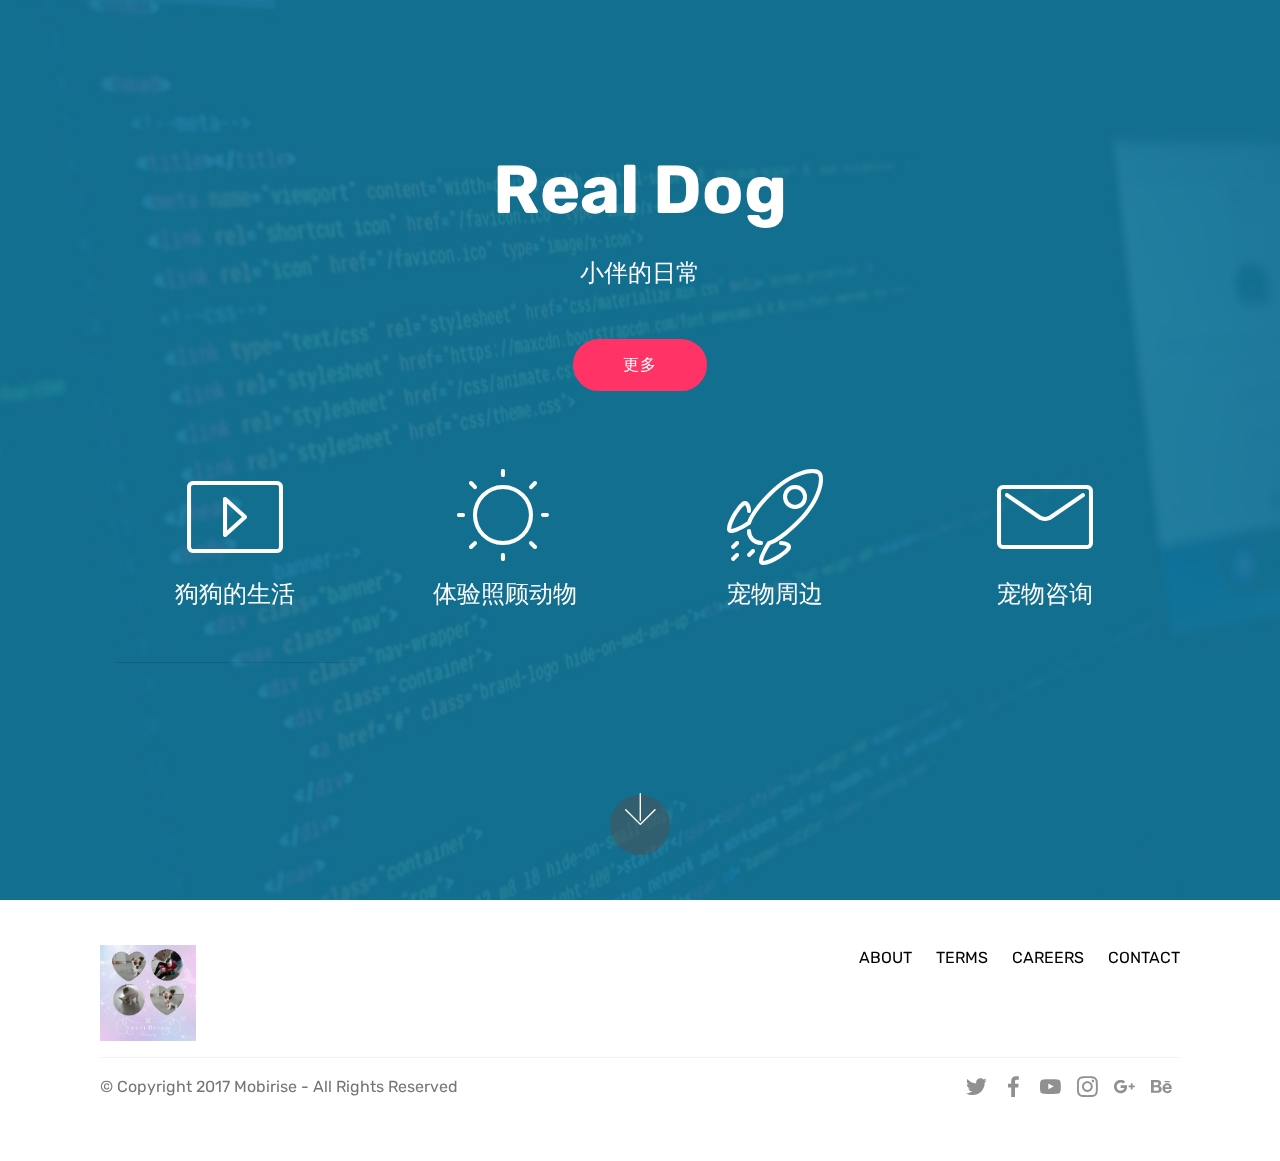
<file: index.html>
<!DOCTYPE html>
<html >
<head>
  <!-- Site made with Mobirise Website Builder v4.6.6, https://mobirise.com -->
  <meta charset="UTF-8">
  <meta http-equiv="X-UA-Compatible" content="IE=edge">
  <meta name="generator" content="Mobirise v4.6.6, mobirise.com">
  <meta name="viewport" content="width=device-width, initial-scale=1, minimum-scale=1">
  <link rel="shortcut icon" href="assets/images/logo4.png" type="image/x-icon">
  <meta name="description" content="">
  <title>Home</title>
  <link rel="stylesheet" href="assets/web/assets/mobirise-icons/mobirise-icons.css">
  <link rel="stylesheet" href="assets/tether/tether.min.css">
  <link rel="stylesheet" href="assets/bootstrap/css/bootstrap.min.css">
  <link rel="stylesheet" href="assets/bootstrap/css/bootstrap-grid.min.css">
  <link rel="stylesheet" href="assets/bootstrap/css/bootstrap-reboot.min.css">
  <link rel="stylesheet" href="assets/socicon/css/styles.css">
  <link rel="stylesheet" href="assets/theme/css/style.css">
  <link rel="stylesheet" href="assets/mobirise/css/mbr-additional.css" type="text/css">
  
  
  
</head>
<body>
  <section class="header12 cid-qMhkFxR7Fx mbr-fullscreen mbr-parallax-background" id="header12-1">

    

    <div class="mbr-overlay" style="opacity: 0.9; background-color: rgb(15, 118, 153);">
    </div>

    <div class="container  ">
            <div class="media-container">
                <div class="col-md-12 align-center">
                    <h1 class="mbr-section-title pb-3 mbr-white mbr-bold mbr-fonts-style display-1">Real Dog</h1>
                    <p class="mbr-text pb-3 mbr-white mbr-fonts-style display-5">小伴的日常</p>
                    <div class="mbr-section-btn align-center py-2"><a class="btn btn-md btn-secondary display-4" href="index.html">更多</a></div>

                    <div class="icons-media-container mbr-white">
                        <div class="card col-12 col-md-6 col-lg-3">
                            <div class="icon-block">
                            <a href="page1.html" target="_blank">
                                <span class="mbr-iconfont mbri-video"></span>
                            </a>
                            </div>
                            <h5 class="mbr-fonts-style display-5"><p>狗狗的生活</p><p><br></p><hr><p><br></p></h5>
                        </div>

                        <div class="card col-12 col-md-6 col-lg-3">
                            <div class="icon-block">
                                <a href="page2.html" target="_blank">
                                    <span class="mbr-iconfont mbri-sun"></span>
                                </a>
                            </div>
                            <h5 class="mbr-fonts-style display-5">体验照顾动物<br><br></h5>
                        </div>

                        <div class="card col-12 col-md-6 col-lg-3">
                            <div class="icon-block">
                                <a href="page3.html" target="_blank">
                                    <span class="mbr-iconfont mbri-rocket"></span>
                                </a>
                            </div>
                            <h5 class="mbr-fonts-style display-5">宠物周边<br><br><br></h5>
                        </div>

                        <div class="card col-12 col-md-6 col-lg-3">
                            <div class="icon-block">
                                <a href="#top" target="_blank">
                                    <span class="mbr-iconfont mbri-letter"></span>
                                </a>
                            </div>
                            <h5 class="mbr-fonts-style display-5">宠物咨询<br><br><br></h5>
                        </div>
                    </div>
                </div>
            </div>
    </div>

    <div class="mbr-arrow hidden-sm-down" aria-hidden="true">
        <a href="#next">
            <i class="mbri-down mbr-iconfont"></i>
        </a>
    </div>
</section>

<section class="engine"><a href="https://mobirise.ws/n">free website maker app</a></section><section class="cid-qRrtpBqfT8" id="footer5-d">

    

    

    <div class="container">
        <div class="media-container-row">
            <div class="col-md-3">
                <div class="media-wrap">
                    <a href="https://mobirise.com/">
                       <img src="assets/images/640-1080x1080.jpg" alt="Mobirise" title="">
                    </a>
                </div>
            </div>
            <div class="col-md-9">
                <p class="mbr-text align-right links mbr-fonts-style display-7">
                    <a href="#" class="text-black">ABOUT</a> &nbsp;&nbsp;&nbsp;&nbsp;
                    <a href="#" class="text-black">TERMS</a> &nbsp;&nbsp;&nbsp;&nbsp;
                    <a href="#" class="text-black">CAREERS</a> &nbsp;&nbsp;&nbsp;&nbsp;
                    <a href="#" class="text-black">CONTACT</a>
                </p>
            </div>
        </div>
        <div class="footer-lower">
            <div class="media-container-row">
                <div class="col-md-12">
                    <hr>
                </div>
            </div>
            <div class="media-container-row mbr-white">
                <div class="col-md-6 copyright">
                    <p class="mbr-text mbr-fonts-style display-7">
                        © Copyright 2017 Mobirise - All Rights Reserved
                    </p>
                </div>
                <div class="col-md-6">
                    <div class="social-list align-right">
                        <div class="soc-item">
                            <a href="https://twitter.com/mobirise" target="_blank">
                                <span class="socicon-twitter socicon mbr-iconfont mbr-iconfont-social"></span>
                            </a>
                        </div>
                        <div class="soc-item">
                            <a href="https://www.facebook.com/pages/Mobirise/1616226671953247" target="_blank">
                                <span class="socicon-facebook socicon mbr-iconfont mbr-iconfont-social"></span>
                            </a>
                        </div>
                        <div class="soc-item">
                            <a href="https://www.youtube.com/c/mobirise" target="_blank">
                                <span class="socicon-youtube socicon mbr-iconfont mbr-iconfont-social"></span>
                            </a>
                        </div>
                        <div class="soc-item">
                            <a href="https://instagram.com/mobirise" target="_blank">
                                <span class="socicon-instagram socicon mbr-iconfont mbr-iconfont-social"></span>
                            </a>
                        </div>
                        <div class="soc-item">
                            <a href="https://plus.google.com/u/0/+Mobirise" target="_blank">
                                <span class="socicon-googleplus socicon mbr-iconfont mbr-iconfont-social"></span>
                            </a>
                        </div>
                        <div class="soc-item">
                            <a href="https://www.behance.net/Mobirise" target="_blank">
                                <span class="socicon-behance socicon mbr-iconfont mbr-iconfont-social"></span>
                            </a>
                        </div>
                    </div>
                </div>
            </div>
        </div>
    </div>
</section>


  <script src="assets/web/assets/jquery/jquery.min.js"></script>
  <script src="assets/popper/popper.min.js"></script>
  <script src="assets/tether/tether.min.js"></script>
  <script src="assets/bootstrap/js/bootstrap.min.js"></script>
  <script src="assets/smoothscroll/smooth-scroll.js"></script>
  <script src="assets/parallax/jarallax.min.js"></script>
  <script src="assets/theme/js/script.js"></script>
  
  
</body>
</html>
</file>
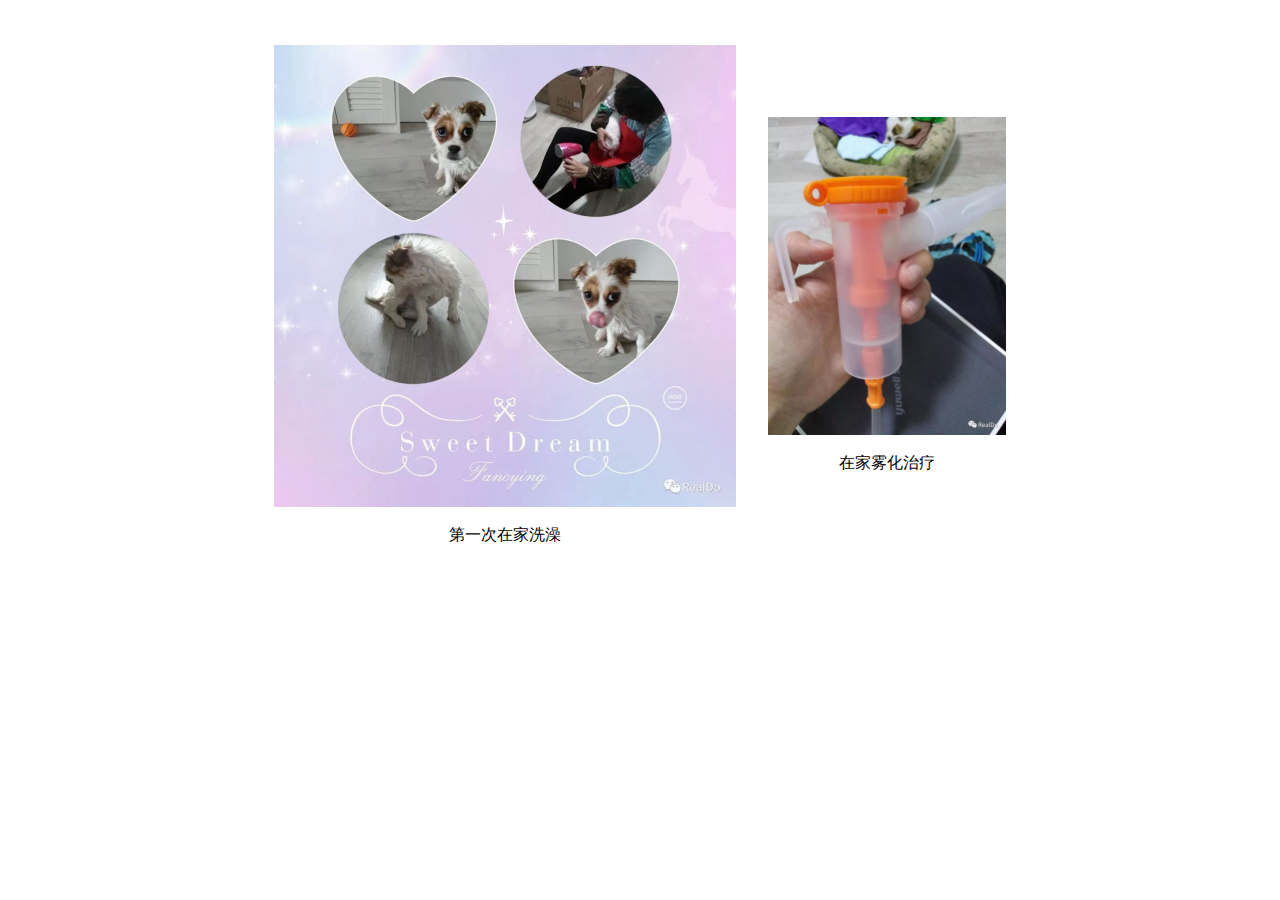
<file: page1.html>
<!DOCTYPE html>
<html >
<head>
  <!-- Site made with Mobirise Website Builder v4.6.6, https://mobirise.com -->
  <meta charset="UTF-8">
  <meta http-equiv="X-UA-Compatible" content="IE=edge">
  <meta name="generator" content="Mobirise v4.6.6, mobirise.com">
  <meta name="viewport" content="width=device-width, initial-scale=1, minimum-scale=1">
  <link rel="shortcut icon" href="assets/images/logo4.png" type="image/x-icon">
  <meta name="description" content="Web Page Creator Description">
  <title>狗狗的生活</title>
  <link rel="stylesheet" href="assets/tether/tether.min.css">
  <link rel="stylesheet" href="assets/bootstrap/css/bootstrap.min.css">
  <link rel="stylesheet" href="assets/bootstrap/css/bootstrap-grid.min.css">
  <link rel="stylesheet" href="assets/bootstrap/css/bootstrap-reboot.min.css">
  <link rel="stylesheet" href="assets/theme/css/style.css">
  <link rel="stylesheet" href="assets/mobirise/css/mbr-additional.css" type="text/css">
  
  
  
</head>
<body>
  <section class="cid-qRrkCgyuKH" id="content13-7">
    
    <div class="container">
            <div class="media-container-row" style="width: 66%;">
                <div class="img-item item1" style="width: 198%;">
                    <img src="assets/images/640-924x924.jpg" alt="" title="">
                    <div class="img-caption">
                        <p class="mbr-fonts-style align-center mbr-black display-7">第一次在家洗澡</p>
                    </div>
                </div>
                <div class="img-item">
                    <img src="assets/images/640-478x637.jpg" alt="" title="">
                    <div class="img-caption">
                        <p class="mbr-fonts-style align-center mbr-black display-7">在家雾化治疗</p>
                    </div>
                </div>
            </div>
    </div>
</section>


  <section class="engine"><a href="https://mobirise.ws/b">best free website creator</a></section><script src="assets/web/assets/jquery/jquery.min.js"></script>
  <script src="assets/popper/popper.min.js"></script>
  <script src="assets/tether/tether.min.js"></script>
  <script src="assets/bootstrap/js/bootstrap.min.js"></script>
  <script src="assets/smoothscroll/smooth-scroll.js"></script>
  <script src="assets/theme/js/script.js"></script>
  
  
</body>
</html>
</file>
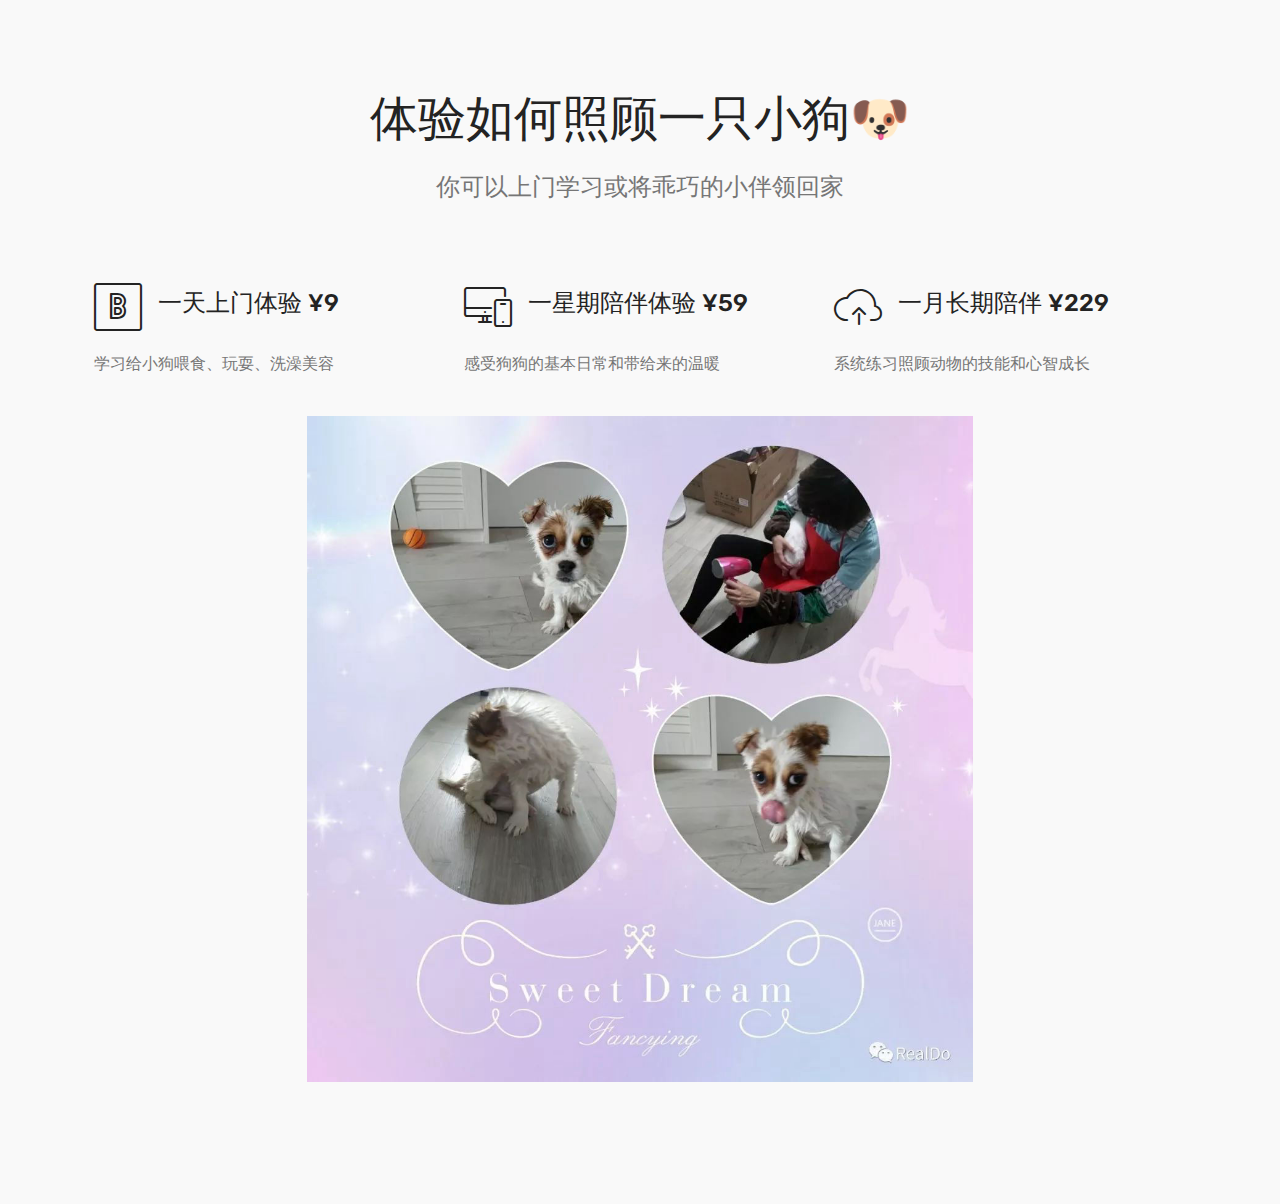
<file: page2.html>
<!DOCTYPE html>
<html >
<head>
  <!-- Site made with Mobirise Website Builder v4.6.6, https://mobirise.com -->
  <meta charset="UTF-8">
  <meta http-equiv="X-UA-Compatible" content="IE=edge">
  <meta name="generator" content="Mobirise v4.6.6, mobirise.com">
  <meta name="viewport" content="width=device-width, initial-scale=1, minimum-scale=1">
  <link rel="shortcut icon" href="assets/images/logo4.png" type="image/x-icon">
  <meta name="description" content="Web Page Creator Description">
  <title>体验照顾动物</title>
  <link rel="stylesheet" href="assets/web/assets/mobirise-icons/mobirise-icons.css">
  <link rel="stylesheet" href="assets/tether/tether.min.css">
  <link rel="stylesheet" href="assets/bootstrap/css/bootstrap.min.css">
  <link rel="stylesheet" href="assets/bootstrap/css/bootstrap-grid.min.css">
  <link rel="stylesheet" href="assets/bootstrap/css/bootstrap-reboot.min.css">
  <link rel="stylesheet" href="assets/theme/css/style.css">
  <link rel="stylesheet" href="assets/mobirise/css/mbr-additional.css" type="text/css">
  
  
  
</head>
<body>
  <section class="features14 cid-qRrnFJgE9c" id="features14-9">
    
    

    
    <div class="container align-center">
        <h2 class="mbr-section-title pb-3 mbr-fonts-style display-2">体验如何照顾一只小狗🐶</h2>
        <h3 class="mbr-section-subtitle pb-5 mbr-fonts-style display-5">你可以上门学习或将乖巧的小伴领回家</h3>
        <div class="media-container-column">
            <div class="row justify-content-center">
                <div class="card p-4 col-12 col-md-6 col-lg-4">
                    <div class="media pb-3">
                        <div class="card-img align-self-center">
                            <span class="mbri-bootstrap mbr-iconfont"></span>
                        </div>
                        <div class="media-body">
                            <h4 class="card-title py-2 align-left mbr-fonts-style display-5">一天上门体验 ¥9</h4>
                        </div>
                    </div>                
                    <div class="card-box align-left">
                        <p class="mbr-text mbr-fonts-style display-7">学习给小狗喂食、玩耍、洗澡美容</p>
                    </div>
                </div>

                <div class="card p-4 col-12 col-md-6 col-lg-4">
                <div class="media pb-3">
                    <div class="card-img align-self-center">
                        <span class="mbri-responsive mbr-iconfont"></span>
                    </div>
                    <div class="media-body">
                        <h4 class="card-title py-2 align-left mbr-fonts-style display-5">一星期陪伴体验 ¥59</h4>
                    </div>
                </div>
                    <div class="card-box align-left">
                        <p class="mbr-text mbr-fonts-style display-7">感受狗狗的基本日常和带给来的温暖</p>
                    </div>
                </div>

                <div class="card p-4 col-12 col-md-6 col-lg-4">
                <div class="media pb-3">
                    <div class="card-img align-self-center">
                        <span class="mbri-upload mbr-iconfont"></span>
                    </div>
                    <div class="media-body">
                        <h4 class="card-title py-2 align-left mbr-fonts-style display-5">一月长期陪伴 ¥229</h4>
                    </div>
                </div>
                    <div class="card-box align-left">
                        <p class="mbr-text mbr-fonts-style display-7">系统练习照顾动物的技能和心智成长</p>
                    </div>
                </div>

                
            </div>
            <div class="media-container-row image-row">
                <div class="mbr-figure" style="width: 60%;">
                    <img src="assets/images/640-1080x1080.jpg" alt="Mobirise" title="">
                </div>
            </div>
        </div>
    </div>
</section>


  <section class="engine"><a href="https://mobirise.ws/b">best free web site creator</a></section><script src="assets/web/assets/jquery/jquery.min.js"></script>
  <script src="assets/popper/popper.min.js"></script>
  <script src="assets/tether/tether.min.js"></script>
  <script src="assets/bootstrap/js/bootstrap.min.js"></script>
  <script src="assets/smoothscroll/smooth-scroll.js"></script>
  <script src="assets/theme/js/script.js"></script>
  
  
</body>
</html>
</file>
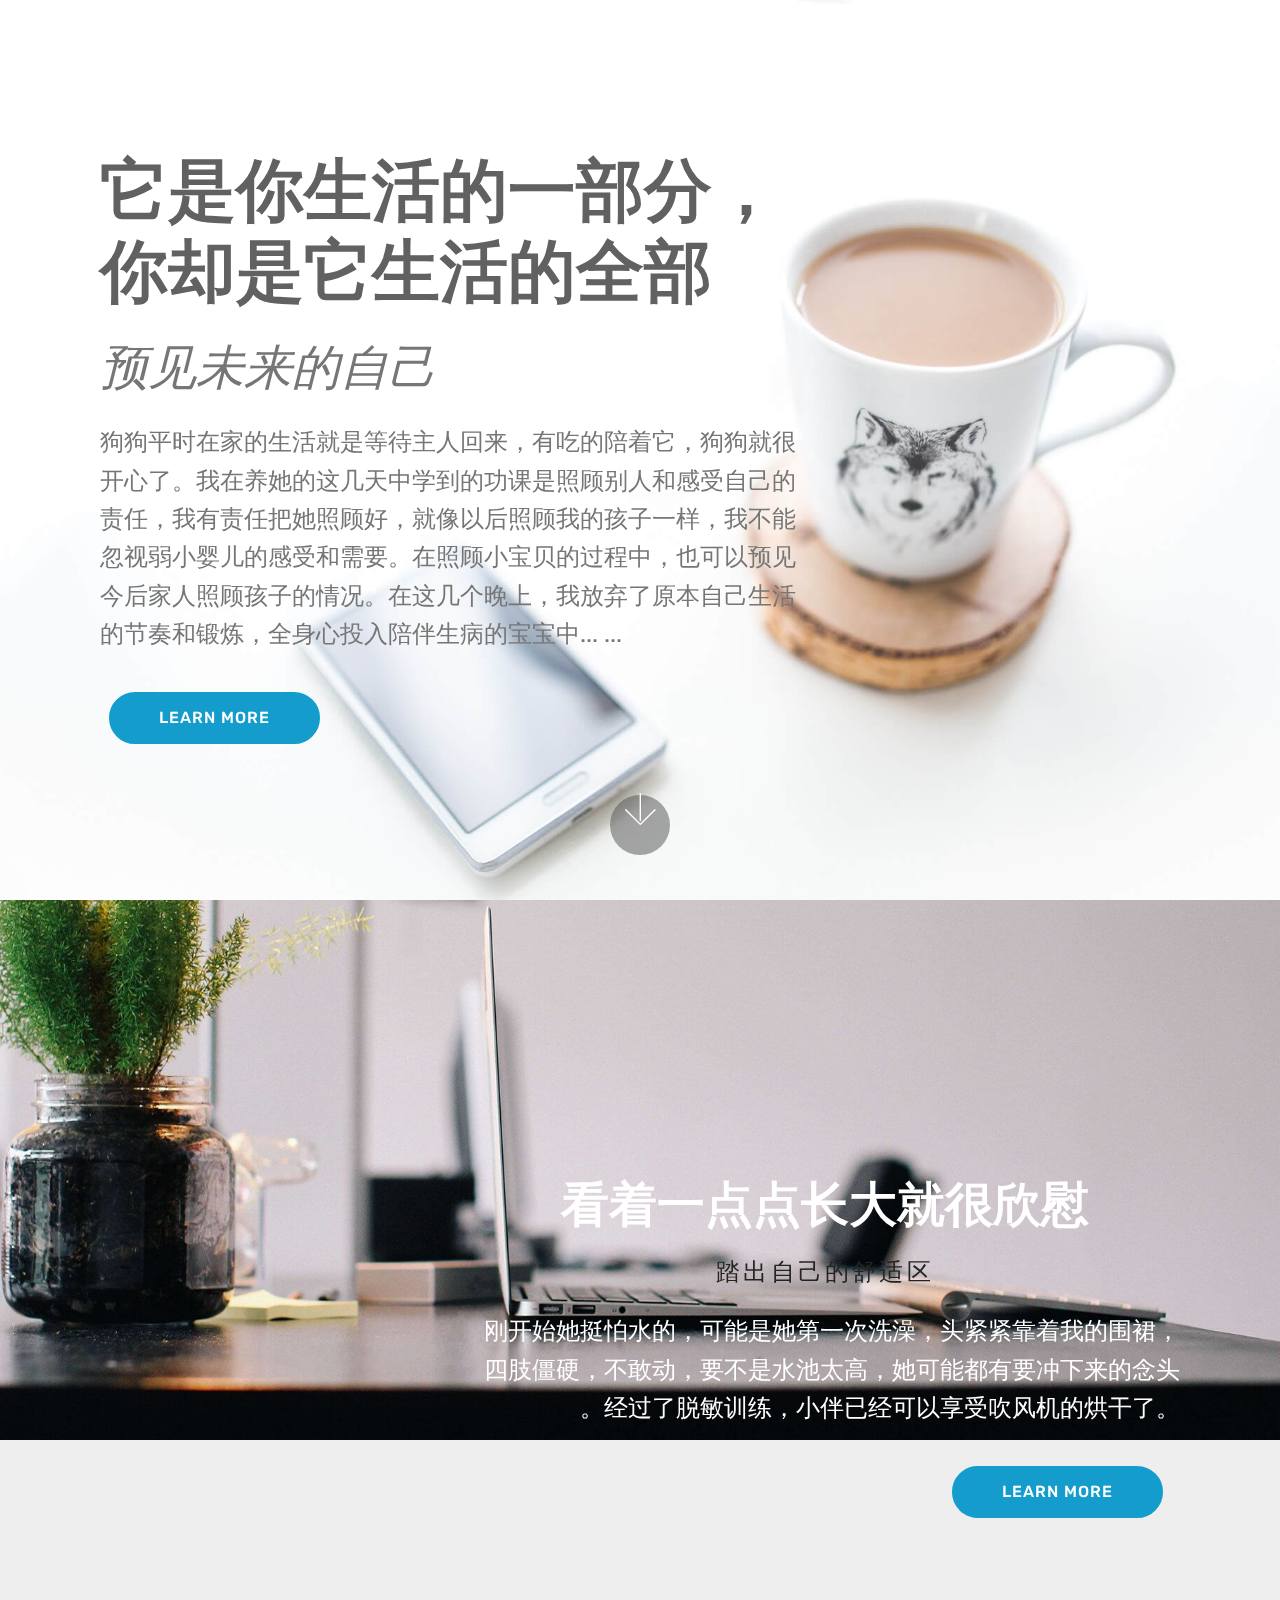
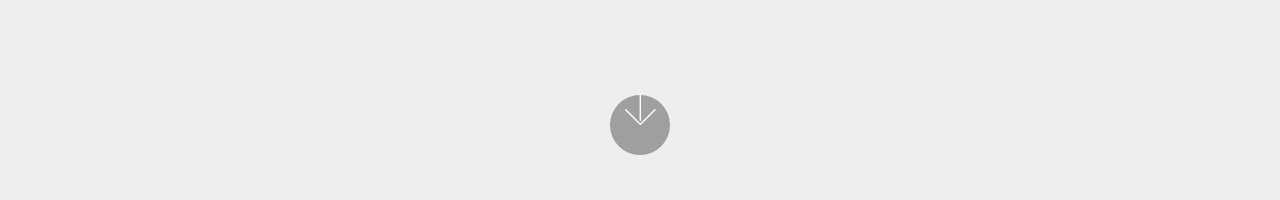
<file: page3.html>
<!DOCTYPE html>
<html >
<head>
  <!-- Site made with Mobirise Website Builder v4.6.6, https://mobirise.com -->
  <meta charset="UTF-8">
  <meta http-equiv="X-UA-Compatible" content="IE=edge">
  <meta name="generator" content="Mobirise v4.6.6, mobirise.com">
  <meta name="viewport" content="width=device-width, initial-scale=1, minimum-scale=1">
  <link rel="shortcut icon" href="assets/images/logo4.png" type="image/x-icon">
  <meta name="description" content="Web Page Creator Description">
  <title>宠物周边</title>
  <link rel="stylesheet" href="assets/web/assets/mobirise-icons/mobirise-icons.css">
  <link rel="stylesheet" href="assets/tether/tether.min.css">
  <link rel="stylesheet" href="assets/bootstrap/css/bootstrap.min.css">
  <link rel="stylesheet" href="assets/bootstrap/css/bootstrap-grid.min.css">
  <link rel="stylesheet" href="assets/bootstrap/css/bootstrap-reboot.min.css">
  <link rel="stylesheet" href="assets/theme/css/style.css">
  <link rel="stylesheet" href="assets/mobirise/css/mbr-additional.css" type="text/css">
  
  
  
</head>
<body>
  <section class="header9 cid-qRrqdxxoI0 mbr-fullscreen mbr-parallax-background" id="header9-b">

    

    

    <div class="container">
        <div class="media-container-column mbr-white col-md-8">
            <h1 class="mbr-section-title align-left mbr-bold pb-3 mbr-fonts-style display-1">它是你生活的一部分，你却是它生活的全部</h1>
            <h3 class="mbr-section-subtitle align-left mbr-light pb-3 mbr-fonts-style display-2">预见未来的自己</h3>
            <p class="mbr-text align-left pb-3 mbr-fonts-style display-5">狗狗平时在家的生活就是等待主人回来，有吃的陪着它，狗狗就很开心了。我在养她的这几天中学到的功课是照顾别人和感受自己的责任，我有责任把她照顾好，就像以后照顾我的孩子一样，我不能忽视弱小婴儿的感受和需要。在照顾小宝贝的过程中，也可以预见今后家人照顾孩子的情况。在这几个晚上，我放弃了原本自己生活的节奏和锻炼，全身心投入陪伴生病的宝宝中... ...</p>
            <div class="mbr-section-btn align-left"><a class="btn btn-md btn-primary display-4" href="https://mobirise.com">LEARN MORE</a></div>
        </div>
    </div>

    <div class="mbr-arrow hidden-sm-down" aria-hidden="true">
        <a href="#next">
            <i class="mbri-down mbr-iconfont"></i>
        </a>
    </div>
</section>

<section class="engine"><a href="https://mobirise.ws/d">best free website software</a></section><section class="header10 cid-qRrrCs8DiI mbr-fullscreen mbr-parallax-background" id="header10-c">

    

    

    <div class="container">
        <div class="media-container-column mbr-white col-lg-8 col-md-10 ml-auto">
            <h1 class="mbr-section-title align-right mbr-bold pb-3 mbr-fonts-style display-2">看着一点点长大就很欣慰</h1>
            <h3 class="mbr-section-subtitle align-right mbr-light pb-3 mbr-fonts-style display-5">踏出自己的舒适区</h3>
            <p class="mbr-text align-right pb-3 mbr-fonts-style display-5">刚开始她挺怕水的，可能是她第一次洗澡，头紧紧靠着我的围裙，四肢僵硬，不敢动，要不是水池太高，她可能都有要冲下来的念头 。经过了脱敏训练，小伴已经可以享受吹风机的烘干了。
            </p>
            <div class="mbr-section-btn align-right"><a class="btn btn-md btn-primary display-4" href="https://mobirise.com">LEARN MORE</a></div>
        </div>
    </div>

    <div class="mbr-arrow hidden-sm-down" aria-hidden="true">
        <a href="#next">
            <i class="mbri-down mbr-iconfont"></i>
        </a>
    </div>
</section>


  <script src="assets/web/assets/jquery/jquery.min.js"></script>
  <script src="assets/popper/popper.min.js"></script>
  <script src="assets/tether/tether.min.js"></script>
  <script src="assets/bootstrap/js/bootstrap.min.js"></script>
  <script src="assets/smoothscroll/smooth-scroll.js"></script>
  <script src="assets/parallax/jarallax.min.js"></script>
  <script src="assets/theme/js/script.js"></script>
  
  
</body>
</html>
</file>
<file: assets/web/assets/mobirise-icons/mobirise-icons.css>
@font-face {
  font-family: 'MobiriseIcons';
  src:  url('mobirise-icons.eot?spat4u');
  src:  url('mobirise-icons.eot?spat4u#iefix') format('embedded-opentype'),
    url('mobirise-icons.ttf?spat4u') format('truetype'),
    url('mobirise-icons.woff?spat4u') format('woff'),
    url('mobirise-icons.svg?spat4u#MobiriseIcons') format('svg');
  font-weight: normal;
  font-style: normal;
}

[class^="mbri-"], [class*=" mbri-"] {
  /* use !important to prevent issues with browser extensions that change fonts */
  font-family: MobiriseIcons !important;
  speak: none;
  font-style: normal;
  font-weight: normal;
  font-variant: normal;
  text-transform: none;
  line-height: 1;

  /* Better Font Rendering =========== */
  -webkit-font-smoothing: antialiased;
  -moz-osx-font-smoothing: grayscale;
}

.mbri-add-submenu:before {
  content: "\e900";
}
.mbri-alert:before {
  content: "\e901";
}
.mbri-align-center:before {
  content: "\e902";
}
.mbri-align-justify:before {
  content: "\e903";
}
.mbri-align-left:before {
  content: "\e904";
}
.mbri-align-right:before {
  content: "\e905";
}
.mbri-android:before {
  content: "\e906";
}
.mbri-apple:before {
  content: "\e907";
}
.mbri-arrow-down:before {
  content: "\e908";
}
.mbri-arrow-next:before {
  content: "\e909";
}
.mbri-arrow-prev:before {
  content: "\e90a";
}
.mbri-arrow-up:before {
  content: "\e90b";
}
.mbri-bold:before {
  content: "\e90c";
}
.mbri-bookmark:before {
  content: "\e90d";
}
.mbri-bootstrap:before {
  content: "\e90e";
}
.mbri-briefcase:before {
  content: "\e90f";
}
.mbri-browse:before {
  content: "\e910";
}
.mbri-bulleted-list:before {
  content: "\e911";
}
.mbri-calendar:before {
  content: "\e912";
}
.mbri-camera:before {
  content: "\e913";
}
.mbri-cart-add:before {
  content: "\e914";
}
.mbri-cart-full:before {
  content: "\e915";
}
.mbri-cash:before {
  content: "\e916";
}
.mbri-change-style:before {
  content: "\e917";
}
.mbri-chat:before {
  content: "\e918";
}
.mbri-clock:before {
  content: "\e919";
}
.mbri-close:before {
  content: "\e91a";
}
.mbri-cloud:before {
  content: "\e91b";
}
.mbri-code:before {
  content: "\e91c";
}
.mbri-contact-form:before {
  content: "\e91d";
}
.mbri-credit-card:before {
  content: "\e91e";
}
.mbri-cursor-click:before {
  content: "\e91f";
}
.mbri-cust-feedback:before {
  content: "\e920";
}
.mbri-database:before {
  content: "\e921";
}
.mbri-delivery:before {
  content: "\e922";
}
.mbri-desktop:before {
  content: "\e923";
}
.mbri-devices:before {
  content: "\e924";
}
.mbri-down:before {
  content: "\e925";
}
.mbri-download:before {
  content: "\e989";
}
.mbri-drag-n-drop:before {
  content: "\e927";
}
.mbri-drag-n-drop2:before {
  content: "\e928";
}
.mbri-edit:before {
  content: "\e929";
}
.mbri-edit2:before {
  content: "\e92a";
}
.mbri-error:before {
  content: "\e92b";
}
.mbri-extension:before {
  content: "\e92c";
}
.mbri-features:before {
  content: "\e92d";
}
.mbri-file:before {
  content: "\e92e";
}
.mbri-flag:before {
  content: "\e92f";
}
.mbri-folder:before {
  content: "\e930";
}
.mbri-gift:before {
  content: "\e931";
}
.mbri-github:before {
  content: "\e932";
}
.mbri-globe:before {
  content: "\e933";
}
.mbri-globe-2:before {
  content: "\e934";
}
.mbri-growing-chart:before {
  content: "\e935";
}
.mbri-hearth:before {
  content: "\e936";
}
.mbri-help:before {
  content: "\e937";
}
.mbri-home:before {
  content: "\e938";
}
.mbri-hot-cup:before {
  content: "\e939";
}
.mbri-idea:before {
  content: "\e93a";
}
.mbri-image-gallery:before {
  content: "\e93b";
}
.mbri-image-slider:before {
  content: "\e93c";
}
.mbri-info:before {
  content: "\e93d";
}
.mbri-italic:before {
  content: "\e93e";
}
.mbri-key:before {
  content: "\e93f";
}
.mbri-laptop:before {
  content: "\e940";
}
.mbri-layers:before {
  content: "\e941";
}
.mbri-left-right:before {
  content: "\e942";
}
.mbri-left:before {
  content: "\e943";
}
.mbri-letter:before {
  content: "\e944";
}
.mbri-like:before {
  content: "\e945";
}
.mbri-link:before {
  content: "\e946";
}
.mbri-lock:before {
  content: "\e947";
}
.mbri-login:before {
  content: "\e948";
}
.mbri-logout:before {
  content: "\e949";
}
.mbri-magic-stick:before {
  content: "\e94a";
}
.mbri-map-pin:before {
  content: "\e94b";
}
.mbri-menu:before {
  content: "\e94c";
}
.mbri-mobile:before {
  content: "\e94d";
}
.mbri-mobile2:before {
  content: "\e94e";
}
.mbri-mobirise:before {
  content: "\e94f";
}
.mbri-more-horizontal:before {
  content: "\e950";
}
.mbri-more-vertical:before {
  content: "\e951";
}
.mbri-music:before {
  content: "\e952";
}
.mbri-new-file:before {
  content: "\e953";
}
.mbri-numbered-list:before {
  content: "\e954";
}
.mbri-opened-folder:before {
  content: "\e955";
}
.mbri-pages:before {
  content: "\e956";
}
.mbri-paper-plane:before {
  content: "\e957";
}
.mbri-paperclip:before {
  content: "\e958";
}
.mbri-photo:before {
  content: "\e959";
}
.mbri-photos:before {
  content: "\e95a";
}
.mbri-pin:before {
  content: "\e95b";
}
.mbri-play:before {
  content: "\e95c";
}
.mbri-plus:before {
  content: "\e95d";
}
.mbri-preview:before {
  content: "\e95e";
}
.mbri-print:before {
  content: "\e95f";
}
.mbri-protect:before {
  content: "\e960";
}
.mbri-question:before {
  content: "\e961";
}
.mbri-quote-left:before {
  content: "\e962";
}
.mbri-quote-right:before {
  content: "\e963";
}
.mbri-refresh:before {
  content: "\e964";
}
.mbri-responsive:before {
  content: "\e965";
}
.mbri-right:before {
  content: "\e966";
}
.mbri-rocket:before {
  content: "\e967";
}
.mbri-sad-face:before {
  content: "\e968";
}
.mbri-sale:before {
  content: "\e969";
}
.mbri-save:before {
  content: "\e96a";
}
.mbri-search:before {
  content: "\e96b";
}
.mbri-setting:before {
  content: "\e96c";
}
.mbri-setting2:before {
  content: "\e96d";
}
.mbri-setting3:before {
  content: "\e96e";
}
.mbri-share:before {
  content: "\e96f";
}
.mbri-shopping-bag:before {
  content: "\e970";
}
.mbri-shopping-basket:before {
  content: "\e971";
}
.mbri-shopping-cart:before {
  content: "\e972";
}
.mbri-sites:before {
  content: "\e973";
}
.mbri-smile-face:before {
  content: "\e974";
}
.mbri-speed:before {
  content: "\e975";
}
.mbri-star:before {
  content: "\e976";
}
.mbri-success:before {
  content: "\e977";
}
.mbri-sun:before {
  content: "\e978";
}
.mbri-sun2:before {
  content: "\e979";
}
.mbri-tablet:before {
  content: "\e97a";
}
.mbri-tablet-vertical:before {
  content: "\e97b";
}
.mbri-target:before {
  content: "\e97c";
}
.mbri-timer:before {
  content: "\e97d";
}
.mbri-to-ftp:before {
  content: "\e97e";
}
.mbri-to-local-drive:before {
  content: "\e97f";
}
.mbri-touch-swipe:before {
  content: "\e980";
}
.mbri-touch:before {
  content: "\e981";
}
.mbri-trash:before {
  content: "\e982";
}
.mbri-underline:before {
  content: "\e983";
}
.mbri-unlink:before {
  content: "\e984";
}
.mbri-unlock:before {
  content: "\e985";
}
.mbri-up-down:before {
  content: "\e986";
}
.mbri-up:before {
  content: "\e987";
}
.mbri-update:before {
  content: "\e988";
}
.mbri-upload:before {
 content: "\e926"; 
}
.mbri-user:before {
  content: "\e98a";
}
.mbri-user2:before {
  content: "\e98b";
}
.mbri-users:before {
  content: "\e98c";
}
.mbri-video:before {
  content: "\e98d";
}
.mbri-video-play:before {
  content: "\e98e";
}
.mbri-watch:before {
  content: "\e98f";
}
.mbri-website-theme:before {
  content: "\e990";
}
.mbri-wifi:before {
  content: "\e991";
}
.mbri-windows:before {
  content: "\e992";
}
.mbri-zoom-out:before {
  content: "\e993";
}
.mbri-redo:before {
  content: "\e994";
}
.mbri-undo:before {
  content: "\e995";
}
</file>
<file: assets/socicon/css/styles.css>
@charset "UTF-8";

@font-face {
  font-family: "socicon";
  src:url("../fonts/socicon.eot");
  src:url("../fonts/socicon.eot?#iefix") format("embedded-opentype"),
    url("../fonts/socicon.woff") format("woff"),
    url("../fonts/socicon.ttf") format("truetype"),
    url("../fonts/socicon.svg#socicon") format("svg");
  font-weight: normal;
  font-style: normal;

}

[data-icon]:before {
  font-family: "socicon" !important;
  content: attr(data-icon);
  font-style: normal !important;
  font-weight: normal !important;
  font-variant: normal !important;
  text-transform: none !important;
  speak: none;
  line-height: 1;
  -webkit-font-smoothing: antialiased;
  -moz-osx-font-smoothing: grayscale;
}

[class^="socicon-"]:before,
[class*=" socicon-"]:before {
  font-family: "socicon" !important;
  font-style: normal !important;
  font-weight: normal !important;
  font-variant: normal !important;
  text-transform: none !important;
  speak: none;
  line-height: 1;
  -webkit-font-smoothing: antialiased;
  -moz-osx-font-smoothing: grayscale;
}

.socicon-modelmayhem:before {
  content: "\e000";
}
.socicon-mixcloud:before {
  content: "\e001";
}
.socicon-drupal:before {
  content: "\e002";
}
.socicon-swarm:before {
  content: "\e003";
}
.socicon-istock:before {
  content: "\e004";
}
.socicon-yammer:before {
  content: "\e005";
}
.socicon-ello:before {
  content: "\e006";
}
.socicon-stackoverflow:before {
  content: "\e007";
}
.socicon-persona:before {
  content: "\e008";
}
.socicon-triplej:before {
  content: "\e009";
}
.socicon-houzz:before {
  content: "\e00a";
}
.socicon-rss:before {
  content: "\e00b";
}
.socicon-paypal:before {
  content: "\e00c";
}
.socicon-odnoklassniki:before {
  content: "\e00d";
}
.socicon-airbnb:before {
  content: "\e00e";
}
.socicon-periscope:before {
  content: "\e00f";
}
.socicon-outlook:before {
  content: "\e010";
}
.socicon-coderwall:before {
  content: "\e011";
}
.socicon-tripadvisor:before {
  content: "\e012";
}
.socicon-appnet:before {
  content: "\e013";
}
.socicon-goodreads:before {
  content: "\e014";
}
.socicon-tripit:before {
  content: "\e015";
}
.socicon-lanyrd:before {
  content: "\e016";
}
.socicon-slideshare:before {
  content: "\e017";
}
.socicon-buffer:before {
  content: "\e018";
}
.socicon-disqus:before {
  content: "\e019";
}
.socicon-vkontakte:before {
  content: "\e01a";
}
.socicon-whatsapp:before {
  content: "\e01b";
}
.socicon-patreon:before {
  content: "\e01c";
}
.socicon-storehouse:before {
  content: "\e01d";
}
.socicon-pocket:before {
  content: "\e01e";
}
.socicon-mail:before {
  content: "\e01f";
}
.socicon-blogger:before {
  content: "\e020";
}
.socicon-technorati:before {
  content: "\e021";
}
.socicon-reddit:before {
  content: "\e022";
}
.socicon-dribbble:before {
  content: "\e023";
}
.socicon-stumbleupon:before {
  content: "\e024";
}
.socicon-digg:before {
  content: "\e025";
}
.socicon-envato:before {
  content: "\e026";
}
.socicon-behance:before {
  content: "\e027";
}
.socicon-delicious:before {
  content: "\e028";
}
.socicon-deviantart:before {
  content: "\e029";
}
.socicon-forrst:before {
  content: "\e02a";
}
.socicon-play:before {
  content: "\e02b";
}
.socicon-zerply:before {
  content: "\e02c";
}
.socicon-wikipedia:before {
  content: "\e02d";
}
.socicon-apple:before {
  content: "\e02e";
}
.socicon-flattr:before {
  content: "\e02f";
}
.socicon-github:before {
  content: "\e030";
}
.socicon-renren:before {
  content: "\e031";
}
.socicon-friendfeed:before {
  content: "\e032";
}
.socicon-newsvine:before {
  content: "\e033";
}
.socicon-identica:before {
  content: "\e034";
}
.socicon-bebo:before {
  content: "\e035";
}
.socicon-zynga:before {
  content: "\e036";
}
.socicon-steam:before {
  content: "\e037";
}
.socicon-xbox:before {
  content: "\e038";
}
.socicon-windows:before {
  content: "\e039";
}
.socicon-qq:before {
  content: "\e03a";
}
.socicon-douban:before {
  content: "\e03b";
}
.socicon-meetup:before {
  content: "\e03c";
}
.socicon-playstation:before {
  content: "\e03d";
}
.socicon-android:before {
  content: "\e03e";
}
.socicon-snapchat:before {
  content: "\e03f";
}
.socicon-twitter:before {
  content: "\e040";
}
.socicon-facebook:before {
  content: "\e041";
}
.socicon-googleplus:before {
  content: "\e042";
}
.socicon-pinterest:before {
  content: "\e043";
}
.socicon-foursquare:before {
  content: "\e044";
}
.socicon-yahoo:before {
  content: "\e045";
}
.socicon-skype:before {
  content: "\e046";
}
.socicon-yelp:before {
  content: "\e047";
}
.socicon-feedburner:before {
  content: "\e048";
}
.socicon-linkedin:before {
  content: "\e049";
}
.socicon-viadeo:before {
  content: "\e04a";
}
.socicon-xing:before {
  content: "\e04b";
}
.socicon-myspace:before {
  content: "\e04c";
}
.socicon-soundcloud:before {
  content: "\e04d";
}
.socicon-spotify:before {
  content: "\e04e";
}
.socicon-grooveshark:before {
  content: "\e04f";
}
.socicon-lastfm:before {
  content: "\e050";
}
.socicon-youtube:before {
  content: "\e051";
}
.socicon-vimeo:before {
  content: "\e052";
}
.socicon-dailymotion:before {
  content: "\e053";
}
.socicon-vine:before {
  content: "\e054";
}
.socicon-flickr:before {
  content: "\e055";
}
.socicon-500px:before {
  content: "\e056";
}
.socicon-wordpress:before {
  content: "\e058";
}
.socicon-tumblr:before {
  content: "\e059";
}
.socicon-twitch:before {
  content: "\e05a";
}
.socicon-8tracks:before {
  content: "\e05b";
}
.socicon-amazon:before {
  content: "\e05c";
}
.socicon-icq:before {
  content: "\e05d";
}
.socicon-smugmug:before {
  content: "\e05e";
}
.socicon-ravelry:before {
  content: "\e05f";
}
.socicon-weibo:before {
  content: "\e060";
}
.socicon-baidu:before {
  content: "\e061";
}
.socicon-angellist:before {
  content: "\e062";
}
.socicon-ebay:before {
  content: "\e063";
}
.socicon-imdb:before {
  content: "\e064";
}
.socicon-stayfriends:before {
  content: "\e065";
}
.socicon-residentadvisor:before {
  content: "\e066";
}
.socicon-google:before {
  content: "\e067";
}
.socicon-yandex:before {
  content: "\e068";
}
.socicon-sharethis:before {
  content: "\e069";
}
.socicon-bandcamp:before {
  content: "\e06a";
}
.socicon-itunes:before {
  content: "\e06b";
}
.socicon-deezer:before {
  content: "\e06c";
}
.socicon-telegram:before {
  content: "\e06e";
}
.socicon-openid:before {
  content: "\e06f";
}
.socicon-amplement:before {
  content: "\e070";
}
.socicon-viber:before {
  content: "\e071";
}
.socicon-zomato:before {
  content: "\e072";
}
.socicon-draugiem:before {
  content: "\e074";
}
.socicon-endomodo:before {
  content: "\e075";
}
.socicon-filmweb:before {
  content: "\e076";
}
.socicon-stackexchange:before {
  content: "\e077";
}
.socicon-wykop:before {
  content: "\e078";
}
.socicon-teamspeak:before {
  content: "\e079";
}
.socicon-teamviewer:before {
  content: "\e07a";
}
.socicon-ventrilo:before {
  content: "\e07b";
}
.socicon-younow:before {
  content: "\e07c";
}
.socicon-raidcall:before {
  content: "\e07d";
}
.socicon-mumble:before {
  content: "\e07e";
}
.socicon-medium:before {
  content: "\e06d";
}
.socicon-bebee:before {
  content: "\e07f";
}
.socicon-hitbox:before {
  content: "\e080";
}
.socicon-reverbnation:before {
  content: "\e081";
}
.socicon-formulr:before {
  content: "\e082";
}
.socicon-instagram:before {
  content: "\e057";
}
.socicon-battlenet:before {
  content: "\e083";
}
.socicon-chrome:before {
  content: "\e084";
}
.socicon-discord:before {
  content: "\e086";
}
.socicon-issuu:before {
  content: "\e087";
}
.socicon-macos:before {
  content: "\e088";
}
.socicon-firefox:before {
  content: "\e089";
}
.socicon-opera:before {
  content: "\e08d";
}
.socicon-keybase:before {
  content: "\e090";
}
.socicon-alliance:before {
  content: "\e091";
}
.socicon-livejournal:before {
  content: "\e092";
}
.socicon-googlephotos:before {
  content: "\e093";
}
.socicon-horde:before {
  content: "\e094";
}
.socicon-etsy:before {
  content: "\e095";
}
.socicon-zapier:before {
  content: "\e096";
}
.socicon-google-scholar:before {
  content: "\e097";
}
.socicon-researchgate:before {
  content: "\e098";
}
.socicon-wechat:before {
  content: "\e099";
}
.socicon-strava:before {
  content: "\e09a";
}
.socicon-line:before {
  content: "\e09b";
}
.socicon-lyft:before {
  content: "\e09c";
}
.socicon-uber:before {
  content: "\e09d";
}
.socicon-songkick:before {
  content: "\e09e";
}
.socicon-viewbug:before {
  content: "\e09f";
}
.socicon-googlegroups:before {
  content: "\e0a0";
}
.socicon-quora:before {
  content: "\e073";
}
.socicon-diablo:before {
  content: "\e085";
}
.socicon-blizzard:before {
  content: "\e0a1";
}
.socicon-hearthstone:before {
  content: "\e08b";
}
.socicon-heroes:before {
  content: "\e08a";
}
.socicon-overwatch:before {
  content: "\e08c";
}
.socicon-warcraft:before {
  content: "\e08e";
}
.socicon-starcraft:before {
  content: "\e08f";
}
.socicon-beam:before {
  content: "\e0a2";
}
.socicon-curse:before {
  content: "\e0a3";
}
.socicon-player:before {
  content: "\e0a4";
}
.socicon-streamjar:before {
  content: "\e0a5";
}
.socicon-nintendo:before {
  content: "\e0a6";
}
.socicon-hellocoton:before {
  content: "\e0a7";
}
</file>
<file: assets/theme/css/style.css>
/*!
 * Mobirise v4 theme (https://mobirise.com/)
 * Copyright 2017 Mobirise
 */
section {
  background-color: #eeeeee; }

section,
.container,
.container-fluid {
  position: relative;
  word-wrap: break-word; }

a.mbr-iconfont:hover {
  text-decoration: none; }

.article .lead p, .article .lead ul, .article .lead ol, .article .lead pre, .article .lead blockquote {
  margin-bottom: 0; }

a {
  font-style: normal;
  font-weight: 400;
  cursor: pointer; }
  a, a:hover {
    text-decoration: none; }

figure {
  margin-bottom: 0; }

body {
  color: #232323; }

h1, h2, h3, h4, h5, h6,
.h1, .h2, .h3, .h4, .h5, .h6,
.display-1, .display-2, .display-3, .display-4 {
  line-height: 1;
  word-break: break-word;
  word-wrap: break-word; }

b, strong {
  font-weight: bold; }

blockquote {
  padding: 10px 0 10px 20px;
  position: relative;
  border-left: 2px solid;
  border-color: #ff3366; }

input:-webkit-autofill, input:-webkit-autofill:hover, input:-webkit-autofill:focus, input:-webkit-autofill:active {
  transition-delay: 9999s;
  transition-property: background-color, color; }

textarea[type="hidden"] {
  display: none; }

body {
  position: relative; }

section {
  background-position: 50% 50%;
  background-repeat: no-repeat;
  background-size: cover; }
  section .mbr-background-video,
  section .mbr-background-video-preview {
    position: absolute;
    bottom: 0;
    left: 0;
    right: 0;
    top: 0; }

.hidden {
  visibility: hidden; }

.mbr-z-index20 {
  z-index: 20; }

/*! Base colors */
.mbr-white {
  color: #ffffff; }

.mbr-black {
  color: #000000; }

.mbr-bg-white {
  background-color: #ffffff; }

.mbr-bg-black {
  background-color: #000000; }

/*! Text-aligns */
.align-left {
  text-align: left; }

.align-center {
  text-align: center; }

.align-right {
  text-align: right; }

@media (max-width: 767px) {
  .align-left, .align-center, .align-right, .mbr-section-btn, .mbr-section-title {
    text-align: center; } }
/*! Font-weight  */
.mbr-light {
  font-weight: 300; }

.mbr-regular {
  font-weight: 400; }

.mbr-semibold {
  font-weight: 500; }

.mbr-bold {
  font-weight: 700; }

/*! Media  */
.media-size-item {
  -webkit-flex: 1 1 auto;
  -moz-flex: 1 1 auto;
  -ms-flex: 1 1 auto;
  -o-flex: 1 1 auto;
  flex: 1 1 auto; }

.media-content {
  -webkit-flex-basis: 100%;
  flex-basis: 100%; }

.media-container-row {
  display: -ms-flexbox;
  display: -webkit-flex;
  display: flex;
  -webkit-flex-direction: row;
  -ms-flex-direction: row;
  flex-direction: row;
  -webkit-flex-wrap: wrap;
  -ms-flex-wrap: wrap;
  flex-wrap: wrap;
  -webkit-justify-content: center;
  -ms-flex-pack: center;
  justify-content: center;
  -webkit-align-content: center;
  -ms-flex-line-pack: center;
  align-content: center;
  -webkit-align-items: start;
  -ms-flex-align: start;
  align-items: start; }
  .media-container-row .media-size-item {
    width: 400px; }

.media-container-column {
  display: -ms-flexbox;
  display: -webkit-flex;
  display: flex;
  -webkit-flex-direction: column;
  -ms-flex-direction: column;
  flex-direction: column;
  -webkit-flex-wrap: wrap;
  -ms-flex-wrap: wrap;
  flex-wrap: wrap;
  -webkit-justify-content: center;
  -ms-flex-pack: center;
  justify-content: center;
  -webkit-align-content: center;
  -ms-flex-line-pack: center;
  align-content: center;
  -webkit-align-items: stretch;
  -ms-flex-align: stretch;
  align-items: stretch; }
  .media-container-column > * {
    width: 100%; }

@media (min-width: 992px) {
  .media-container-row {
    -webkit-flex-wrap: nowrap;
    -ms-flex-wrap: nowrap;
    flex-wrap: nowrap; } }
figure {
  overflow: hidden; }

figure[mbr-media-size] {
  transition: width 0.1s; }

.mbr-figure img, .mbr-figure iframe {
  display: block;
  width: 100%; }

.card {
  background-color: transparent;
  border: none; }

.card-img {
  text-align: center;
  flex-shrink: 0; }

.media {
  max-width: 100%;
  margin: 0 auto; }

.mbr-figure {
  -ms-flex-item-align: center;
  -ms-grid-row-align: center;
  -webkit-align-self: center;
  align-self: center; }

.media-container > div {
  max-width: 100%; }

.mbr-figure img, .card-img img {
  width: 100%; }

@media (max-width: 991px) {
  .media-size-item {
    width: auto !important; }

  .media {
    width: auto; }

  .mbr-figure {
    width: 100% !important; } }
/*! Buttons */
.mbr-section-btn {
  margin-left: -.25rem;
  margin-right: -.25rem;
  font-size: 0; }

nav .mbr-section-btn {
  margin-left: 0rem;
  margin-right: 0rem; }

/*! Btn icon margin */
.btn .mbr-iconfont, .btn.btn-sm .mbr-iconfont {
  cursor: pointer;
  margin-right: 0.5rem; }

.btn.btn-md .mbr-iconfont, .btn.btn-md .mbr-iconfont {
  margin-right: 0.8rem; }

.mbr-regular {
  font-weight: 400; }

.mbr-semibold {
  font-weight: 500; }

.mbr-bold {
  font-weight: 700; }

[type="submit"] {
  -webkit-appearance: none; }

/*! Full-screen */
.mbr-fullscreen .mbr-overlay {
  min-height: 100vh; }

.mbr-fullscreen {
  display: flex;
  display: -webkit-flex;
  display: -moz-flex;
  display: -ms-flex;
  display: -o-flex;
  align-items: center;
  -webkit-align-items: center;
  min-height: 100vh;
  padding-top: 3rem;
  padding-bottom: 3rem; }

/*! Map */
.map {
  height: 25rem;
  position: relative; }
  .map iframe {
    width: 100%;
    height: 100%; }

/* Form */
.form-asterisk {
  font-family: initial;
  position: absolute;
  top: -2px;
  font-weight: normal; }

/*! Scroll to top arrow */
.mbr-arrow-up {
  bottom: 25px;
  right: 90px;
  position: fixed;
  text-align: right;
  z-index: 5000;
  color: #ffffff;
  font-size: 32px;
  transform: rotate(180deg);
  -webkit-transform: rotate(180deg); }

.mbr-arrow-up a {
  background: rgba(0, 0, 0, 0.2);
  border-radius: 3px;
  color: #fff;
  display: inline-block;
  height: 60px;
  width: 60px;
  outline-style: none !important;
  position: relative;
  text-decoration: none;
  transition: all .3s ease-in-out;
  cursor: pointer;
  text-align: center; }
  .mbr-arrow-up a:hover {
    background-color: rgba(0, 0, 0, 0.4); }
  .mbr-arrow-up a i {
    line-height: 60px; }

.mbr-arrow-up-icon {
  display: block;
  color: #fff; }

.mbr-arrow-up-icon::before {
  content: "\203a";
  display: inline-block;
  font-family: serif;
  font-size: 32px;
  line-height: 1;
  font-style: normal;
  position: relative;
  top: 6px;
  left: -4px;
  -webkit-transform: rotate(-90deg);
  transform: rotate(-90deg); }

/*! Arrow Down */
.mbr-arrow {
  position: absolute;
  bottom: 45px;
  left: 50%;
  width: 60px;
  height: 60px;
  cursor: pointer;
  background-color: rgba(80, 80, 80, 0.5);
  border-radius: 50%;
  -webkit-transform: translateX(-50%);
  transform: translateX(-50%); }
  .mbr-arrow > a {
    display: inline-block;
    text-decoration: none;
    outline-style: none;
    -webkit-animation: arrowdown 1.7s ease-in-out infinite;
    animation: arrowdown 1.7s ease-in-out infinite; }
    .mbr-arrow > a > i {
      position: absolute;
      top: -2px;
      left: 15px;
      font-size: 2rem; }

@keyframes arrowdown {
  0% {
    transform: translateY(0px);
    -webkit-transform: translateY(0px); }
  50% {
    transform: translateY(-5px);
    -webkit-transform: translateY(-5px); }
  100% {
    transform: translateY(0px);
    -webkit-transform: translateY(0px); } }
@-webkit-keyframes arrowdown {
  0% {
    transform: translateY(0px);
    -webkit-transform: translateY(0px); }
  50% {
    transform: translateY(-5px);
    -webkit-transform: translateY(-5px); }
  100% {
    transform: translateY(0px);
    -webkit-transform: translateY(0px); } }
@media (max-width: 500px) {
  .mbr-arrow-up {
    left: 50%;
    right: auto;
    transform: translateX(-50%) rotate(180deg);
    -webkit-transform: translateX(-50%) rotate(180deg); } }
/*Gradients animation*/
@keyframes gradient-animation {
  from {
    background-position: 0% 100%;
    animation-timing-function: ease-in-out; }
  to {
    background-position: 100% 0%;
    animation-timing-function: ease-in-out; } }
@-webkit-keyframes gradient-animation {
  from {
    background-position: 0% 100%;
    animation-timing-function: ease-in-out; }
  to {
    background-position: 100% 0%;
    animation-timing-function: ease-in-out; } }
.bg-gradient {
  background-size: 200% 200%;
  animation: gradient-animation 5s infinite alternate;
  -webkit-animation: gradient-animation 5s infinite alternate; }

.menu .navbar-brand {
  display: -webkit-flex; }
  .menu .navbar-brand span {
    display: flex;
    display: -webkit-flex; }
  .menu .navbar-brand .navbar-caption-wrap {
    display: -webkit-flex; }
  .menu .navbar-brand .navbar-logo img {
    display: -webkit-flex; }
@media (min-width: 768px) and (max-width: 991px) {
  .menu .navbar-toggleable-sm .navbar-nav {
    display: -webkit-box;
    display: -webkit-flex;
    display: -ms-flexbox; } }
@media (min-width: 992px) {
  .menu .navbar-nav.nav-dropdown {
    display: -webkit-flex; }
  .menu .navbar-toggleable-sm .navbar-collapse {
    display: -webkit-flex !important; } }

/*# sourceMappingURL=style.css.map */
.engine {
	position: absolute;
	text-indent: -2400px;
	text-align: center;
	padding: 0;
	top: 0;
	left: -2400px;
}
</file>
<file: assets/mobirise/css/mbr-additional.css>
@import url(https://fonts.googleapis.com/css?family=Rubik:300,300i,400,400i,500,500i,700,700i,900,900i);





body {
  font-style: normal;
  line-height: 1.5;
}
.mbr-section-title {
  font-style: normal;
  line-height: 1.2;
}
.mbr-section-subtitle {
  line-height: 1.3;
}
.mbr-text {
  font-style: normal;
  line-height: 1.6;
}
.display-1 {
  font-family: 'Rubik', sans-serif;
  font-size: 4.25rem;
}
.display-1 > .mbr-iconfont {
  font-size: 6.8rem;
}
.display-2 {
  font-family: 'Rubik', sans-serif;
  font-size: 3rem;
}
.display-2 > .mbr-iconfont {
  font-size: 4.8rem;
}
.display-4 {
  font-family: 'Rubik', sans-serif;
  font-size: 1rem;
}
.display-4 > .mbr-iconfont {
  font-size: 1.6rem;
}
.display-5 {
  font-family: 'Rubik', sans-serif;
  font-size: 1.5rem;
}
.display-5 > .mbr-iconfont {
  font-size: 2.4rem;
}
.display-7 {
  font-family: 'Rubik', sans-serif;
  font-size: 1rem;
}
.display-7 > .mbr-iconfont {
  font-size: 1.6rem;
}
/* ---- Fluid typography for mobile devices ---- */
/* 1.4 - font scale ratio ( bootstrap == 1.42857 ) */
/* 100vw - current viewport width */
/* (48 - 20)  48 == 48rem == 768px, 20 == 20rem == 320px(minimal supported viewport) */
/* 0.65 - min scale variable, may vary */
@media (max-width: 768px) {
  .display-1 {
    font-size: 3.4rem;
    font-size: calc( 2.1374999999999997rem + (4.25 - 2.1374999999999997) * ((100vw - 20rem) / (48 - 20)));
    line-height: calc( 1.4 * (2.1374999999999997rem + (4.25 - 2.1374999999999997) * ((100vw - 20rem) / (48 - 20))));
  }
  .display-2 {
    font-size: 2.4rem;
    font-size: calc( 1.7rem + (3 - 1.7) * ((100vw - 20rem) / (48 - 20)));
    line-height: calc( 1.4 * (1.7rem + (3 - 1.7) * ((100vw - 20rem) / (48 - 20))));
  }
  .display-4 {
    font-size: 0.8rem;
    font-size: calc( 1rem + (1 - 1) * ((100vw - 20rem) / (48 - 20)));
    line-height: calc( 1.4 * (1rem + (1 - 1) * ((100vw - 20rem) / (48 - 20))));
  }
  .display-5 {
    font-size: 1.2rem;
    font-size: calc( 1.175rem + (1.5 - 1.175) * ((100vw - 20rem) / (48 - 20)));
    line-height: calc( 1.4 * (1.175rem + (1.5 - 1.175) * ((100vw - 20rem) / (48 - 20))));
  }
}
/* Buttons */
.btn {
  font-weight: 500;
  border-width: 2px;
  font-style: normal;
  letter-spacing: 1px;
  margin: .4rem .8rem;
  white-space: normal;
  -webkit-transition: all 0.3s ease-in-out;
  -moz-transition: all 0.3s ease-in-out;
  transition: all 0.3s ease-in-out;
  padding: 1rem 3rem;
  border-radius: 3px;
  display: inline-flex;
  align-items: center;
  justify-content: center;
  word-break: break-word;
}
.btn-sm {
  font-weight: 500;
  letter-spacing: 1px;
  -webkit-transition: all 0.3s ease-in-out;
  -moz-transition: all 0.3s ease-in-out;
  transition: all 0.3s ease-in-out;
  padding: 0.6rem 1.5rem;
  border-radius: 3px;
}
.btn-md {
  font-weight: 500;
  letter-spacing: 1px;
  margin: .4rem .8rem !important;
  -webkit-transition: all 0.3s ease-in-out;
  -moz-transition: all 0.3s ease-in-out;
  transition: all 0.3s ease-in-out;
  padding: 1rem 3rem;
  border-radius: 3px;
}
.btn-lg {
  font-weight: 500;
  letter-spacing: 1px;
  margin: .4rem .8rem !important;
  -webkit-transition: all 0.3s ease-in-out;
  -moz-transition: all 0.3s ease-in-out;
  transition: all 0.3s ease-in-out;
  padding: 1.2rem 3.2rem;
  border-radius: 3px;
}
.bg-primary {
  background-color: #149dcc !important;
}
.bg-success {
  background-color: #f7ed4a !important;
}
.bg-info {
  background-color: #82786e !important;
}
.bg-warning {
  background-color: #879a9f !important;
}
.bg-danger {
  background-color: #b1a374 !important;
}
.btn-primary,
.btn-primary:active {
  background-color: #149dcc !important;
  border-color: #149dcc !important;
  color: #ffffff !important;
}
.btn-primary:hover,
.btn-primary:focus,
.btn-primary.focus,
.btn-primary.active {
  color: #ffffff !important;
  background-color: #0d6786 !important;
  border-color: #0d6786 !important;
}
.btn-primary.disabled,
.btn-primary:disabled {
  color: #ffffff !important;
  background-color: #0d6786 !important;
  border-color: #0d6786 !important;
}
.btn-secondary,
.btn-secondary:active {
  background-color: #ff3366 !important;
  border-color: #ff3366 !important;
  color: #ffffff !important;
}
.btn-secondary:hover,
.btn-secondary:focus,
.btn-secondary.focus,
.btn-secondary.active {
  color: #ffffff !important;
  background-color: #e50039 !important;
  border-color: #e50039 !important;
}
.btn-secondary.disabled,
.btn-secondary:disabled {
  color: #ffffff !important;
  background-color: #e50039 !important;
  border-color: #e50039 !important;
}
.btn-info,
.btn-info:active {
  background-color: #82786e !important;
  border-color: #82786e !important;
  color: #ffffff !important;
}
.btn-info:hover,
.btn-info:focus,
.btn-info.focus,
.btn-info.active {
  color: #ffffff !important;
  background-color: #59524b !important;
  border-color: #59524b !important;
}
.btn-info.disabled,
.btn-info:disabled {
  color: #ffffff !important;
  background-color: #59524b !important;
  border-color: #59524b !important;
}
.btn-success,
.btn-success:active {
  background-color: #f7ed4a !important;
  border-color: #f7ed4a !important;
  color: #3f3c03 !important;
}
.btn-success:hover,
.btn-success:focus,
.btn-success.focus,
.btn-success.active {
  color: #3f3c03 !important;
  background-color: #eadd0a !important;
  border-color: #eadd0a !important;
}
.btn-success.disabled,
.btn-success:disabled {
  color: #3f3c03 !important;
  background-color: #eadd0a !important;
  border-color: #eadd0a !important;
}
.btn-warning,
.btn-warning:active {
  background-color: #879a9f !important;
  border-color: #879a9f !important;
  color: #ffffff !important;
}
.btn-warning:hover,
.btn-warning:focus,
.btn-warning.focus,
.btn-warning.active {
  color: #ffffff !important;
  background-color: #617479 !important;
  border-color: #617479 !important;
}
.btn-warning.disabled,
.btn-warning:disabled {
  color: #ffffff !important;
  background-color: #617479 !important;
  border-color: #617479 !important;
}
.btn-danger,
.btn-danger:active {
  background-color: #b1a374 !important;
  border-color: #b1a374 !important;
  color: #ffffff !important;
}
.btn-danger:hover,
.btn-danger:focus,
.btn-danger.focus,
.btn-danger.active {
  color: #ffffff !important;
  background-color: #8b7d4e !important;
  border-color: #8b7d4e !important;
}
.btn-danger.disabled,
.btn-danger:disabled {
  color: #ffffff !important;
  background-color: #8b7d4e !important;
  border-color: #8b7d4e !important;
}
.btn-white {
  color: #333333 !important;
}
.btn-white,
.btn-white:active {
  background-color: #ffffff !important;
  border-color: #ffffff !important;
  color: #808080 !important;
}
.btn-white:hover,
.btn-white:focus,
.btn-white.focus,
.btn-white.active {
  color: #808080 !important;
  background-color: #d9d9d9 !important;
  border-color: #d9d9d9 !important;
}
.btn-white.disabled,
.btn-white:disabled {
  color: #808080 !important;
  background-color: #d9d9d9 !important;
  border-color: #d9d9d9 !important;
}
.btn-black,
.btn-black:active {
  background-color: #333333 !important;
  border-color: #333333 !important;
  color: #ffffff !important;
}
.btn-black:hover,
.btn-black:focus,
.btn-black.focus,
.btn-black.active {
  color: #ffffff !important;
  background-color: #0d0d0d !important;
  border-color: #0d0d0d !important;
}
.btn-black.disabled,
.btn-black:disabled {
  color: #ffffff !important;
  background-color: #0d0d0d !important;
  border-color: #0d0d0d !important;
}
.btn-primary-outline,
.btn-primary-outline:active {
  background: none;
  border-color: #0b566f;
  color: #0b566f;
}
.btn-primary-outline:hover,
.btn-primary-outline:focus,
.btn-primary-outline.focus,
.btn-primary-outline.active {
  color: #ffffff;
  background-color: #149dcc;
  border-color: #149dcc;
}
.btn-primary-outline.disabled,
.btn-primary-outline:disabled {
  color: #ffffff !important;
  background-color: #149dcc !important;
  border-color: #149dcc !important;
}
.btn-secondary-outline,
.btn-secondary-outline:active {
  background: none;
  border-color: #cc0033;
  color: #cc0033;
}
.btn-secondary-outline:hover,
.btn-secondary-outline:focus,
.btn-secondary-outline.focus,
.btn-secondary-outline.active {
  color: #ffffff;
  background-color: #ff3366;
  border-color: #ff3366;
}
.btn-secondary-outline.disabled,
.btn-secondary-outline:disabled {
  color: #ffffff !important;
  background-color: #ff3366 !important;
  border-color: #ff3366 !important;
}
.btn-info-outline,
.btn-info-outline:active {
  background: none;
  border-color: #4b453f;
  color: #4b453f;
}
.btn-info-outline:hover,
.btn-info-outline:focus,
.btn-info-outline.focus,
.btn-info-outline.active {
  color: #ffffff;
  background-color: #82786e;
  border-color: #82786e;
}
.btn-info-outline.disabled,
.btn-info-outline:disabled {
  color: #ffffff !important;
  background-color: #82786e !important;
  border-color: #82786e !important;
}
.btn-success-outline,
.btn-success-outline:active {
  background: none;
  border-color: #d2c609;
  color: #d2c609;
}
.btn-success-outline:hover,
.btn-success-outline:focus,
.btn-success-outline.focus,
.btn-success-outline.active {
  color: #3f3c03;
  background-color: #f7ed4a;
  border-color: #f7ed4a;
}
.btn-success-outline.disabled,
.btn-success-outline:disabled {
  color: #3f3c03 !important;
  background-color: #f7ed4a !important;
  border-color: #f7ed4a !important;
}
.btn-warning-outline,
.btn-warning-outline:active {
  background: none;
  border-color: #55666b;
  color: #55666b;
}
.btn-warning-outline:hover,
.btn-warning-outline:focus,
.btn-warning-outline.focus,
.btn-warning-outline.active {
  color: #ffffff;
  background-color: #879a9f;
  border-color: #879a9f;
}
.btn-warning-outline.disabled,
.btn-warning-outline:disabled {
  color: #ffffff !important;
  background-color: #879a9f !important;
  border-color: #879a9f !important;
}
.btn-danger-outline,
.btn-danger-outline:active {
  background: none;
  border-color: #7a6e45;
  color: #7a6e45;
}
.btn-danger-outline:hover,
.btn-danger-outline:focus,
.btn-danger-outline.focus,
.btn-danger-outline.active {
  color: #ffffff;
  background-color: #b1a374;
  border-color: #b1a374;
}
.btn-danger-outline.disabled,
.btn-danger-outline:disabled {
  color: #ffffff !important;
  background-color: #b1a374 !important;
  border-color: #b1a374 !important;
}
.btn-black-outline,
.btn-black-outline:active {
  background: none;
  border-color: #000000;
  color: #000000;
}
.btn-black-outline:hover,
.btn-black-outline:focus,
.btn-black-outline.focus,
.btn-black-outline.active {
  color: #ffffff;
  background-color: #333333;
  border-color: #333333;
}
.btn-black-outline.disabled,
.btn-black-outline:disabled {
  color: #ffffff !important;
  background-color: #333333 !important;
  border-color: #333333 !important;
}
.btn-white-outline,
.btn-white-outline:active,
.btn-white-outline.active {
  background: none;
  border-color: #ffffff;
  color: #ffffff;
}
.btn-white-outline:hover,
.btn-white-outline:focus,
.btn-white-outline.focus {
  color: #333333;
  background-color: #ffffff;
  border-color: #ffffff;
}
.text-primary {
  color: #149dcc !important;
}
.text-secondary {
  color: #ff3366 !important;
}
.text-success {
  color: #f7ed4a !important;
}
.text-info {
  color: #82786e !important;
}
.text-warning {
  color: #879a9f !important;
}
.text-danger {
  color: #b1a374 !important;
}
.text-white {
  color: #ffffff !important;
}
.text-black {
  color: #000000 !important;
}
a.text-primary:hover,
a.text-primary:focus {
  color: #0b566f !important;
}
a.text-secondary:hover,
a.text-secondary:focus {
  color: #cc0033 !important;
}
a.text-success:hover,
a.text-success:focus {
  color: #d2c609 !important;
}
a.text-info:hover,
a.text-info:focus {
  color: #4b453f !important;
}
a.text-warning:hover,
a.text-warning:focus {
  color: #55666b !important;
}
a.text-danger:hover,
a.text-danger:focus {
  color: #7a6e45 !important;
}
a.text-white:hover,
a.text-white:focus {
  color: #b3b3b3 !important;
}
a.text-black:hover,
a.text-black:focus {
  color: #4d4d4d !important;
}
.alert-success {
  background-color: #70c770;
}
.alert-info {
  background-color: #82786e;
}
.alert-warning {
  background-color: #879a9f;
}
.alert-danger {
  background-color: #b1a374;
}
.mbr-section-btn a.btn:not(.btn-form) {
  border-radius: 100px;
}
.mbr-section-btn a.btn:not(.btn-form):hover,
.mbr-section-btn a.btn:not(.btn-form):focus {
  box-shadow: none !important;
}
.mbr-section-btn a.btn:not(.btn-form):hover,
.mbr-section-btn a.btn:not(.btn-form):focus {
  box-shadow: 0 10px 40px 0 rgba(0, 0, 0, 0.2) !important;
  -webkit-box-shadow: 0 10px 40px 0 rgba(0, 0, 0, 0.2) !important;
}
.mbr-gallery-filter li a {
  border-radius: 100px !important;
}
.mbr-gallery-filter li.active .btn {
  background-color: #149dcc;
  border-color: #149dcc;
  color: #ffffff;
}
.mbr-gallery-filter li.active .btn:focus {
  box-shadow: none;
}
.nav-tabs .nav-link {
  border-radius: 100px !important;
}
.btn-form {
  border-radius: 0;
}
.btn-form:hover {
  cursor: pointer;
}
a,
a:hover {
  color: #149dcc;
}
.mbr-plan-header.bg-primary .mbr-plan-subtitle,
.mbr-plan-header.bg-primary .mbr-plan-price-desc {
  color: #b4e6f8;
}
.mbr-plan-header.bg-success .mbr-plan-subtitle,
.mbr-plan-header.bg-success .mbr-plan-price-desc {
  color: #ffffff;
}
.mbr-plan-header.bg-info .mbr-plan-subtitle,
.mbr-plan-header.bg-info .mbr-plan-price-desc {
  color: #beb8b2;
}
.mbr-plan-header.bg-warning .mbr-plan-subtitle,
.mbr-plan-header.bg-warning .mbr-plan-price-desc {
  color: #ced6d8;
}
.mbr-plan-header.bg-danger .mbr-plan-subtitle,
.mbr-plan-header.bg-danger .mbr-plan-price-desc {
  color: #dfd9c6;
}
/* Scroll to top button*/
.scrollToTop_wraper {
  display: none;
}
#scrollToTop a i:before {
  content: '';
  position: absolute;
  height: 40%;
  top: 25%;
  background: #fff;
  width: 2px;
  left: calc(50% - 1px);
}
#scrollToTop a i:after {
  content: '';
  position: absolute;
  display: block;
  border-top: 2px solid #fff;
  border-right: 2px solid #fff;
  width: 40%;
  height: 40%;
  left: 30%;
  bottom: 30%;
  transform: rotate(135deg);
}
/* Others*/
.note-check a[data-value=Rubik] {
  font-style: normal;
}
.mbr-arrow a {
  color: #ffffff;
}
@media (max-width: 767px) {
  .mbr-arrow {
    display: none;
  }
}
.form-control-label {
  position: relative;
  cursor: pointer;
  margin-bottom: .357em;
  padding: 0;
}
.alert {
  color: #ffffff;
  border-radius: 0;
  border: 0;
  font-size: .875rem;
  line-height: 1.5;
  margin-bottom: 1.875rem;
  padding: 1.25rem;
  position: relative;
}
.alert.alert-form::after {
  background-color: inherit;
  bottom: -7px;
  content: "";
  display: block;
  height: 14px;
  left: 50%;
  margin-left: -7px;
  position: absolute;
  transform: rotate(45deg);
  width: 14px;
}
.form-control {
  background-color: #f5f5f5;
  box-shadow: none;
  color: #565656;
  font-family: 'Rubik', sans-serif;
  font-size: 1rem;
  line-height: 1.43;
  min-height: 3.5em;
  padding: 1.07em .5em;
}
.form-control > .mbr-iconfont {
  font-size: 1.6rem;
}
.form-control,
.form-control:focus {
  border: 1px solid #e8e8e8;
}
.form-active .form-control:invalid {
  border-color: red;
}
.mbr-overlay {
  background-color: #000;
  bottom: 0;
  left: 0;
  opacity: .5;
  position: absolute;
  right: 0;
  top: 0;
  z-index: 0;
}
blockquote {
  font-style: italic;
  padding: 10px 0 10px 20px;
  font-size: 1.09rem;
  position: relative;
  border-color: #149dcc;
  border-width: 3px;
}
ul,
ol,
pre,
blockquote {
  margin-bottom: 2.3125rem;
}
pre {
  background: #f4f4f4;
  padding: 10px 24px;
  white-space: pre-wrap;
}
.inactive {
  -webkit-user-select: none;
  -moz-user-select: none;
  -ms-user-select: none;
  user-select: none;
  pointer-events: none;
  -webkit-user-drag: none;
  user-drag: none;
}
.mbr-section__comments .row {
  justify-content: center;
}
/* Forms */
.mbr-form .btn {
  margin: .4rem 0;
}
.mbr-form .input-group-btn a.btn {
  border-radius: 100px !important;
}
.mbr-form .input-group-btn a.btn:hover {
  box-shadow: 0 10px 40px 0 rgba(0, 0, 0, 0.2);
}
.mbr-form .input-group-btn button[type="submit"] {
  border-radius: 100px !important;
  padding: 1rem 3rem;
}
.mbr-form .input-group-btn button[type="submit"]:hover {
  box-shadow: 0 10px 40px 0 rgba(0, 0, 0, 0.2);
}
.form2 .form-control {
  border-top-left-radius: 100px;
  border-bottom-left-radius: 100px;
}
.form2 .input-group-btn a.btn {
  border-top-left-radius: 0 !important;
  border-bottom-left-radius: 0 !important;
}
.form2 .input-group-btn button[type="submit"] {
  border-top-left-radius: 0 !important;
  border-bottom-left-radius: 0 !important;
}
.form3 input[type="email"] {
  border-radius: 100px !important;
}
@media (max-width: 349px) {
  .form2 input[type="email"] {
    border-radius: 100px !important;
  }
  .form2 .input-group-btn a.btn {
    border-radius: 100px !important;
  }
  .form2 .input-group-btn button[type="submit"] {
    border-radius: 100px !important;
  }
}
@media (max-width: 767px) {
  .btn {
    font-size: .75rem !important;
  }
  .btn .mbr-iconfont {
    font-size: 1rem !important;
  }
}
/* Social block */
.btn-social {
  font-size: 20px;
  border-radius: 50%;
  padding: 0;
  width: 44px;
  height: 44px;
  line-height: 44px;
  text-align: center;
  position: relative;
  border: 2px solid #c0a375;
  border-color: #149dcc;
  color: #232323;
  cursor: pointer;
}
.btn-social i {
  top: 0;
  line-height: 44px;
  width: 44px;
}
.btn-social:hover {
  color: #fff;
  background: #149dcc;
}
.btn-social + .btn {
  margin-left: .1rem;
}
/* Footer */
.mbr-footer-content li::before,
.mbr-footer .mbr-contacts li::before {
  background: #149dcc;
}
.mbr-footer-content li a:hover,
.mbr-footer .mbr-contacts li a:hover {
  color: #149dcc;
}
.footer3 input[type="email"],
.footer4 input[type="email"] {
  border-radius: 100px !important;
}
.footer3 .input-group-btn a.btn,
.footer4 .input-group-btn a.btn {
  border-radius: 100px !important;
}
.footer3 .input-group-btn button[type="submit"],
.footer4 .input-group-btn button[type="submit"] {
  border-radius: 100px !important;
}
/* Headers*/
.header13 .form-inline input[type="email"],
.header14 .form-inline input[type="email"] {
  border-radius: 100px;
}
.header13 .form-inline input[type="text"],
.header14 .form-inline input[type="text"] {
  border-radius: 100px;
}
.header13 .form-inline input[type="tel"],
.header14 .form-inline input[type="tel"] {
  border-radius: 100px;
}
.header13 .form-inline a.btn,
.header14 .form-inline a.btn {
  border-radius: 100px;
}
.header13 .form-inline button,
.header14 .form-inline button {
  border-radius: 100px !important;
}
.offset-1 {
  margin-left: 8.33333%;
}
.offset-2 {
  margin-left: 16.66667%;
}
.offset-3 {
  margin-left: 25%;
}
.offset-4 {
  margin-left: 33.33333%;
}
.offset-5 {
  margin-left: 41.66667%;
}
.offset-6 {
  margin-left: 50%;
}
.offset-7 {
  margin-left: 58.33333%;
}
.offset-8 {
  margin-left: 66.66667%;
}
.offset-9 {
  margin-left: 75%;
}
.offset-10 {
  margin-left: 83.33333%;
}
.offset-11 {
  margin-left: 91.66667%;
}
@media (min-width: 576px) {
  .offset-sm-0 {
    margin-left: 0%;
  }
  .offset-sm-1 {
    margin-left: 8.33333%;
  }
  .offset-sm-2 {
    margin-left: 16.66667%;
  }
  .offset-sm-3 {
    margin-left: 25%;
  }
  .offset-sm-4 {
    margin-left: 33.33333%;
  }
  .offset-sm-5 {
    margin-left: 41.66667%;
  }
  .offset-sm-6 {
    margin-left: 50%;
  }
  .offset-sm-7 {
    margin-left: 58.33333%;
  }
  .offset-sm-8 {
    margin-left: 66.66667%;
  }
  .offset-sm-9 {
    margin-left: 75%;
  }
  .offset-sm-10 {
    margin-left: 83.33333%;
  }
  .offset-sm-11 {
    margin-left: 91.66667%;
  }
}
@media (min-width: 768px) {
  .offset-md-0 {
    margin-left: 0%;
  }
  .offset-md-1 {
    margin-left: 8.33333%;
  }
  .offset-md-2 {
    margin-left: 16.66667%;
  }
  .offset-md-3 {
    margin-left: 25%;
  }
  .offset-md-4 {
    margin-left: 33.33333%;
  }
  .offset-md-5 {
    margin-left: 41.66667%;
  }
  .offset-md-6 {
    margin-left: 50%;
  }
  .offset-md-7 {
    margin-left: 58.33333%;
  }
  .offset-md-8 {
    margin-left: 66.66667%;
  }
  .offset-md-9 {
    margin-left: 75%;
  }
  .offset-md-10 {
    margin-left: 83.33333%;
  }
  .offset-md-11 {
    margin-left: 91.66667%;
  }
}
@media (min-width: 992px) {
  .offset-lg-0 {
    margin-left: 0%;
  }
  .offset-lg-1 {
    margin-left: 8.33333%;
  }
  .offset-lg-2 {
    margin-left: 16.66667%;
  }
  .offset-lg-3 {
    margin-left: 25%;
  }
  .offset-lg-4 {
    margin-left: 33.33333%;
  }
  .offset-lg-5 {
    margin-left: 41.66667%;
  }
  .offset-lg-6 {
    margin-left: 50%;
  }
  .offset-lg-7 {
    margin-left: 58.33333%;
  }
  .offset-lg-8 {
    margin-left: 66.66667%;
  }
  .offset-lg-9 {
    margin-left: 75%;
  }
  .offset-lg-10 {
    margin-left: 83.33333%;
  }
  .offset-lg-11 {
    margin-left: 91.66667%;
  }
}
@media (min-width: 1200px) {
  .offset-xl-0 {
    margin-left: 0%;
  }
  .offset-xl-1 {
    margin-left: 8.33333%;
  }
  .offset-xl-2 {
    margin-left: 16.66667%;
  }
  .offset-xl-3 {
    margin-left: 25%;
  }
  .offset-xl-4 {
    margin-left: 33.33333%;
  }
  .offset-xl-5 {
    margin-left: 41.66667%;
  }
  .offset-xl-6 {
    margin-left: 50%;
  }
  .offset-xl-7 {
    margin-left: 58.33333%;
  }
  .offset-xl-8 {
    margin-left: 66.66667%;
  }
  .offset-xl-9 {
    margin-left: 75%;
  }
  .offset-xl-10 {
    margin-left: 83.33333%;
  }
  .offset-xl-11 {
    margin-left: 91.66667%;
  }
}
.navbar-toggler {
  -webkit-align-self: flex-start;
  -ms-flex-item-align: start;
  align-self: flex-start;
  padding: 0.25rem 0.75rem;
  font-size: 1.25rem;
  line-height: 1;
  background: transparent;
  border: 1px solid transparent;
  -webkit-border-radius: 0.25rem;
  border-radius: 0.25rem;
}
.navbar-toggler:focus,
.navbar-toggler:hover {
  text-decoration: none;
}
.navbar-toggler-icon {
  display: inline-block;
  width: 1.5em;
  height: 1.5em;
  vertical-align: middle;
  content: "";
  background: no-repeat center center;
  -webkit-background-size: 100% 100%;
  -o-background-size: 100% 100%;
  background-size: 100% 100%;
}
.navbar-toggler-left {
  position: absolute;
  left: 1rem;
}
.navbar-toggler-right {
  position: absolute;
  right: 1rem;
}
@media (max-width: 575px) {
  .navbar-toggleable .navbar-nav .dropdown-menu {
    position: static;
    float: none;
  }
  .navbar-toggleable > .container {
    padding-right: 0;
    padding-left: 0;
  }
}
@media (min-width: 576px) {
  .navbar-toggleable {
    -webkit-box-orient: horizontal;
    -webkit-box-direction: normal;
    -webkit-flex-direction: row;
    -ms-flex-direction: row;
    flex-direction: row;
    -webkit-flex-wrap: nowrap;
    -ms-flex-wrap: nowrap;
    flex-wrap: nowrap;
    -webkit-box-align: center;
    -webkit-align-items: center;
    -ms-flex-align: center;
    align-items: center;
  }
  .navbar-toggleable .navbar-nav {
    -webkit-box-orient: horizontal;
    -webkit-box-direction: normal;
    -webkit-flex-direction: row;
    -ms-flex-direction: row;
    flex-direction: row;
  }
  .navbar-toggleable .navbar-nav .nav-link {
    padding-right: .5rem;
    padding-left: .5rem;
  }
  .navbar-toggleable > .container {
    display: -webkit-box;
    display: -webkit-flex;
    display: -ms-flexbox;
    display: flex;
    -webkit-flex-wrap: nowrap;
    -ms-flex-wrap: nowrap;
    flex-wrap: nowrap;
    -webkit-box-align: center;
    -webkit-align-items: center;
    -ms-flex-align: center;
    align-items: center;
  }
  .navbar-toggleable .navbar-collapse {
    display: -webkit-box !important;
    display: -webkit-flex !important;
    display: -ms-flexbox !important;
    display: flex !important;
    width: 100%;
  }
  .navbar-toggleable .navbar-toggler {
    display: none;
  }
}
@media (max-width: 767px) {
  .navbar-toggleable-sm .navbar-nav .dropdown-menu {
    position: static;
    float: none;
  }
  .navbar-toggleable-sm > .container {
    padding-right: 0;
    padding-left: 0;
  }
}
@media (min-width: 768px) {
  .navbar-toggleable-sm {
    -webkit-box-orient: horizontal;
    -webkit-box-direction: normal;
    -webkit-flex-direction: row;
    -ms-flex-direction: row;
    flex-direction: row;
    -webkit-flex-wrap: nowrap;
    -ms-flex-wrap: nowrap;
    flex-wrap: nowrap;
    -webkit-box-align: center;
    -webkit-align-items: center;
    -ms-flex-align: center;
    align-items: center;
  }
  .navbar-toggleable-sm .navbar-nav {
    -webkit-box-orient: horizontal;
    -webkit-box-direction: normal;
    -webkit-flex-direction: row;
    -ms-flex-direction: row;
    flex-direction: row;
  }
  .navbar-toggleable-sm .navbar-nav .nav-link {
    padding-right: .5rem;
    padding-left: .5rem;
  }
  .navbar-toggleable-sm > .container {
    display: -webkit-box;
    display: -webkit-flex;
    display: -ms-flexbox;
    display: flex;
    -webkit-flex-wrap: nowrap;
    -ms-flex-wrap: nowrap;
    flex-wrap: nowrap;
    -webkit-box-align: center;
    -webkit-align-items: center;
    -ms-flex-align: center;
    align-items: center;
  }
  .navbar-toggleable-sm .navbar-collapse {
    display: -webkit-box !important;
    display: -webkit-flex !important;
    display: -ms-flexbox !important;
    display: flex !important;
    width: 100%;
  }
  .navbar-toggleable-sm .navbar-toggler {
    display: none;
  }
}
@media (max-width: 991px) {
  .navbar-toggleable-md .navbar-nav .dropdown-menu {
    position: static;
    float: none;
  }
  .navbar-toggleable-md > .container {
    padding-right: 0;
    padding-left: 0;
  }
}
@media (min-width: 992px) {
  .navbar-toggleable-md {
    -webkit-box-orient: horizontal;
    -webkit-box-direction: normal;
    -webkit-flex-direction: row;
    -ms-flex-direction: row;
    flex-direction: row;
    -webkit-flex-wrap: nowrap;
    -ms-flex-wrap: nowrap;
    flex-wrap: nowrap;
    -webkit-box-align: center;
    -webkit-align-items: center;
    -ms-flex-align: center;
    align-items: center;
  }
  .navbar-toggleable-md .navbar-nav {
    -webkit-box-orient: horizontal;
    -webkit-box-direction: normal;
    -webkit-flex-direction: row;
    -ms-flex-direction: row;
    flex-direction: row;
  }
  .navbar-toggleable-md .navbar-nav .nav-link {
    padding-right: .5rem;
    padding-left: .5rem;
  }
  .navbar-toggleable-md > .container {
    display: -webkit-box;
    display: -webkit-flex;
    display: -ms-flexbox;
    display: flex;
    -webkit-flex-wrap: nowrap;
    -ms-flex-wrap: nowrap;
    flex-wrap: nowrap;
    -webkit-box-align: center;
    -webkit-align-items: center;
    -ms-flex-align: center;
    align-items: center;
  }
  .navbar-toggleable-md .navbar-collapse {
    display: -webkit-box !important;
    display: -webkit-flex !important;
    display: -ms-flexbox !important;
    display: flex !important;
    width: 100%;
  }
  .navbar-toggleable-md .navbar-toggler {
    display: none;
  }
}
@media (max-width: 1199px) {
  .navbar-toggleable-lg .navbar-nav .dropdown-menu {
    position: static;
    float: none;
  }
  .navbar-toggleable-lg > .container {
    padding-right: 0;
    padding-left: 0;
  }
}
@media (min-width: 1200px) {
  .navbar-toggleable-lg {
    -webkit-box-orient: horizontal;
    -webkit-box-direction: normal;
    -webkit-flex-direction: row;
    -ms-flex-direction: row;
    flex-direction: row;
    -webkit-flex-wrap: nowrap;
    -ms-flex-wrap: nowrap;
    flex-wrap: nowrap;
    -webkit-box-align: center;
    -webkit-align-items: center;
    -ms-flex-align: center;
    align-items: center;
  }
  .navbar-toggleable-lg .navbar-nav {
    -webkit-box-orient: horizontal;
    -webkit-box-direction: normal;
    -webkit-flex-direction: row;
    -ms-flex-direction: row;
    flex-direction: row;
  }
  .navbar-toggleable-lg .navbar-nav .nav-link {
    padding-right: .5rem;
    padding-left: .5rem;
  }
  .navbar-toggleable-lg > .container {
    display: -webkit-box;
    display: -webkit-flex;
    display: -ms-flexbox;
    display: flex;
    -webkit-flex-wrap: nowrap;
    -ms-flex-wrap: nowrap;
    flex-wrap: nowrap;
    -webkit-box-align: center;
    -webkit-align-items: center;
    -ms-flex-align: center;
    align-items: center;
  }
  .navbar-toggleable-lg .navbar-collapse {
    display: -webkit-box !important;
    display: -webkit-flex !important;
    display: -ms-flexbox !important;
    display: flex !important;
    width: 100%;
  }
  .navbar-toggleable-lg .navbar-toggler {
    display: none;
  }
}
.navbar-toggleable-xl {
  -webkit-box-orient: horizontal;
  -webkit-box-direction: normal;
  -webkit-flex-direction: row;
  -ms-flex-direction: row;
  flex-direction: row;
  -webkit-flex-wrap: nowrap;
  -ms-flex-wrap: nowrap;
  flex-wrap: nowrap;
  -webkit-box-align: center;
  -webkit-align-items: center;
  -ms-flex-align: center;
  align-items: center;
}
.navbar-toggleable-xl .navbar-nav .dropdown-menu {
  position: static;
  float: none;
}
.navbar-toggleable-xl > .container {
  padding-right: 0;
  padding-left: 0;
}
.navbar-toggleable-xl .navbar-nav {
  -webkit-box-orient: horizontal;
  -webkit-box-direction: normal;
  -webkit-flex-direction: row;
  -ms-flex-direction: row;
  flex-direction: row;
}
.navbar-toggleable-xl .navbar-nav .nav-link {
  padding-right: .5rem;
  padding-left: .5rem;
}
.navbar-toggleable-xl > .container {
  display: -webkit-box;
  display: -webkit-flex;
  display: -ms-flexbox;
  display: flex;
  -webkit-flex-wrap: nowrap;
  -ms-flex-wrap: nowrap;
  flex-wrap: nowrap;
  -webkit-box-align: center;
  -webkit-align-items: center;
  -ms-flex-align: center;
  align-items: center;
}
.navbar-toggleable-xl .navbar-collapse {
  display: -webkit-box !important;
  display: -webkit-flex !important;
  display: -ms-flexbox !important;
  display: flex !important;
  width: 100%;
}
.navbar-toggleable-xl .navbar-toggler {
  display: none;
}
.card-img {
  width: auto;
}
.menu .navbar.collapsed:not(.beta-menu) {
  flex-direction: column;
}
.carousel-item.active,
.carousel-item-next,
.carousel-item-prev {
  display: -webkit-box;
  display: -webkit-flex;
  display: -ms-flexbox;
  display: flex;
}
.note-air-layout .dropup .dropdown-menu,
.note-air-layout .navbar-fixed-bottom .dropdown .dropdown-menu {
  bottom: initial !important;
}
html,
body {
  height: auto;
  min-height: 100vh;
}
.dropup .dropdown-toggle::after {
  display: none;
}
.cid-qMhkFxR7Fx {
  background-image: url("../../../assets/images/03.jpg");
}
.cid-qMhkFxR7Fx .icons-media-container {
  display: flex;
  justify-content: center;
  -webkit-justify-content: center;
  flex-direction: row;
  -webkit-flex-direction: row;
  flex-wrap: wrap;
  -webkit-flex-wrap: wrap;
  padding-top: 4rem;
}
.cid-qMhkFxR7Fx .icons-media-container .mbr-iconfont {
  font-size: 96px;
  color: #ffffff;
}
.cid-qMhkFxR7Fx .icons-media-container .icon-block {
  padding-bottom: 1rem;
}
.cid-qMhkFxR7Fx .mbr-text {
  color: #ffffff;
}
.cid-qMhkFxR7Fx .card {
  padding-bottom: 1.5rem;
}
.cid-qRrtpBqfT8 {
  padding-top: 45px;
  padding-bottom: 45px;
  background-color: #ffffff;
}
@media (max-width: 767px) {
  .cid-qRrtpBqfT8 .media-wrap {
    margin-bottom: 1rem;
    text-align: center;
  }
}
.cid-qRrtpBqfT8 .media-wrap .mbr-iconfont-logo {
  font-size: 7rem;
  color: #f36;
}
.cid-qRrtpBqfT8 .media-wrap img {
  height: 6rem;
}
.cid-qRrtpBqfT8 .mbr-text {
  color: #767676;
}
@media (max-width: 767px) {
  .cid-qRrtpBqfT8 .footer-lower .copyright {
    margin-bottom: 1rem;
    text-align: center;
  }
}
.cid-qRrtpBqfT8 .footer-lower hr {
  margin: 1rem 0;
  border-color: #000;
  opacity: .05;
}
.cid-qRrtpBqfT8 .footer-lower .social-list {
  padding-left: 0;
  margin-bottom: 0;
  list-style: none;
  display: flex;
  flex-wrap: wrap;
  justify-content: flex-end;
  -webkit-justify-content: flex-end;
}
.cid-qRrtpBqfT8 .footer-lower .social-list .mbr-iconfont-social {
  font-size: 1.3rem;
  color: #232323;
}
.cid-qRrtpBqfT8 .footer-lower .social-list .soc-item {
  margin: 0 .5rem;
}
.cid-qRrtpBqfT8 .footer-lower .social-list a {
  margin: 0;
  opacity: .5;
  -webkit-transition: .2s linear;
  transition: .2s linear;
}
.cid-qRrtpBqfT8 .footer-lower .social-list a:hover {
  opacity: 1;
}
@media (max-width: 767px) {
  .cid-qRrtpBqfT8 .footer-lower .social-list {
    justify-content: center;
    -webkit-justify-content: center;
  }
}
.cid-qRrkCgyuKH {
  padding-top: 45px;
  padding-bottom: 45px;
  background: #ffffff;
}
.cid-qRrkCgyuKH .media-container-row {
  margin: 0 auto;
  align-items: stretch;
}
.cid-qRrkCgyuKH .media-container-row .img-item {
  display: flex;
  flex-direction: column;
  justify-content: center;
  position: relative;
  width: 100%;
  z-index: 1;
}
.cid-qRrkCgyuKH .media-container-row .img-item img {
  width: 100%;
  min-height: 1px;
}
.cid-qRrkCgyuKH .media-container-row .img-item .img-caption {
  background: #ffffff;
  z-index: 2;
  padding: 1rem 1rem;
  word-break: break-word;
}
.cid-qRrkCgyuKH .media-container-row .img-item .img-caption p {
  margin-bottom: 0;
}
.cid-qRrkCgyuKH .media-container-row .img-item.item1 {
  padding: 0 2rem 0 0;
}
@media (max-width: 992px) {
  .cid-qRrkCgyuKH .img-item {
    width: 100% !important;
  }
  .cid-qRrkCgyuKH .img-item.item1 {
    width: 100%;
    flex-basis: initial !important;
    padding: 0 0 2rem 0 !important;
  }
}
.cid-qRrnFJgE9c {
  padding-top: 90px;
  padding-bottom: 90px;
  background-color: #f9f9f9;
}
.cid-qRrnFJgE9c h3 {
  font-weight: 300;
}
.cid-qRrnFJgE9c .card-img {
  width: initial;
}
.cid-qRrnFJgE9c .card-img .mbr-iconfont {
  font-size: 48px;
  padding-right: 1rem;
}
.cid-qRrnFJgE9c .media-container-row {
  word-wrap: break-word;
  padding-bottom: 2rem;
  height: 100%;
}
.cid-qRrnFJgE9c .media {
  margin: initial;
  align-items: center;
}
.cid-qRrnFJgE9c .mbr-section-subtitle {
  color: #767676;
}
.cid-qRrnFJgE9c .mbr-text {
  color: #767676;
}
.cid-qRrnFJgE9c .media-container-column {
  display: -webkit-flex;
  flex-direction: column;
  -webkit-flex-direction: column;
}
.cid-qRrqdxxoI0 {
  background-image: url("../../../assets/images/background1.jpg");
}
.cid-qRrqdxxoI0 h1 {
  color: #616161;
}
.cid-qRrqdxxoI0 h2,
.cid-qRrqdxxoI0 h3,
.cid-qRrqdxxoI0 p {
  color: #767676;
}
.cid-qRrqdxxoI0 .mbr-section-subtitle {
  font-style: italic;
}
.cid-qRrrCs8DiI {
  background-image: url("../../../assets/images/background2.jpg");
}
.cid-qRrrCs8DiI .mbr-section-subtitle {
  letter-spacing: .2rem;
}
.cid-qRrrCs8DiI H1 {
  text-align: center;
}
.cid-qRrrCs8DiI H3 {
  text-align: center;
  color: #232323;
}
</file>
